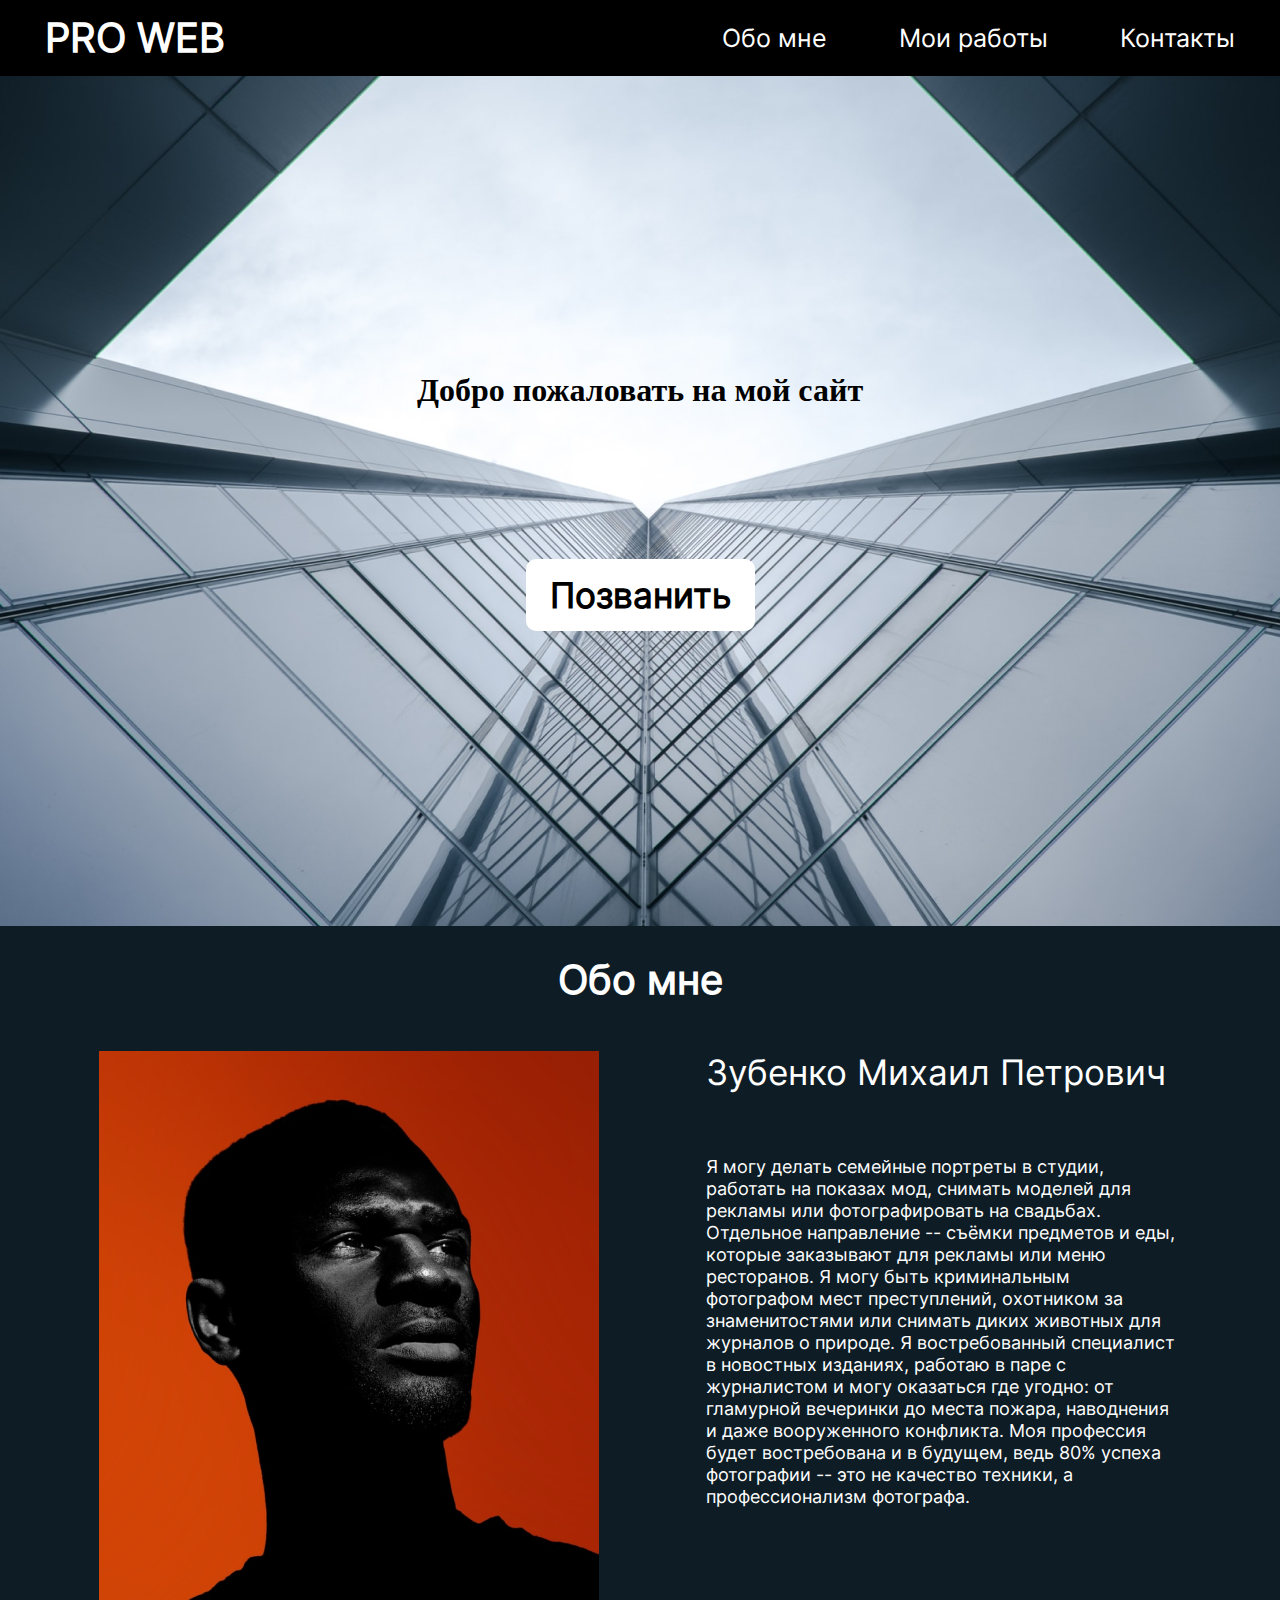
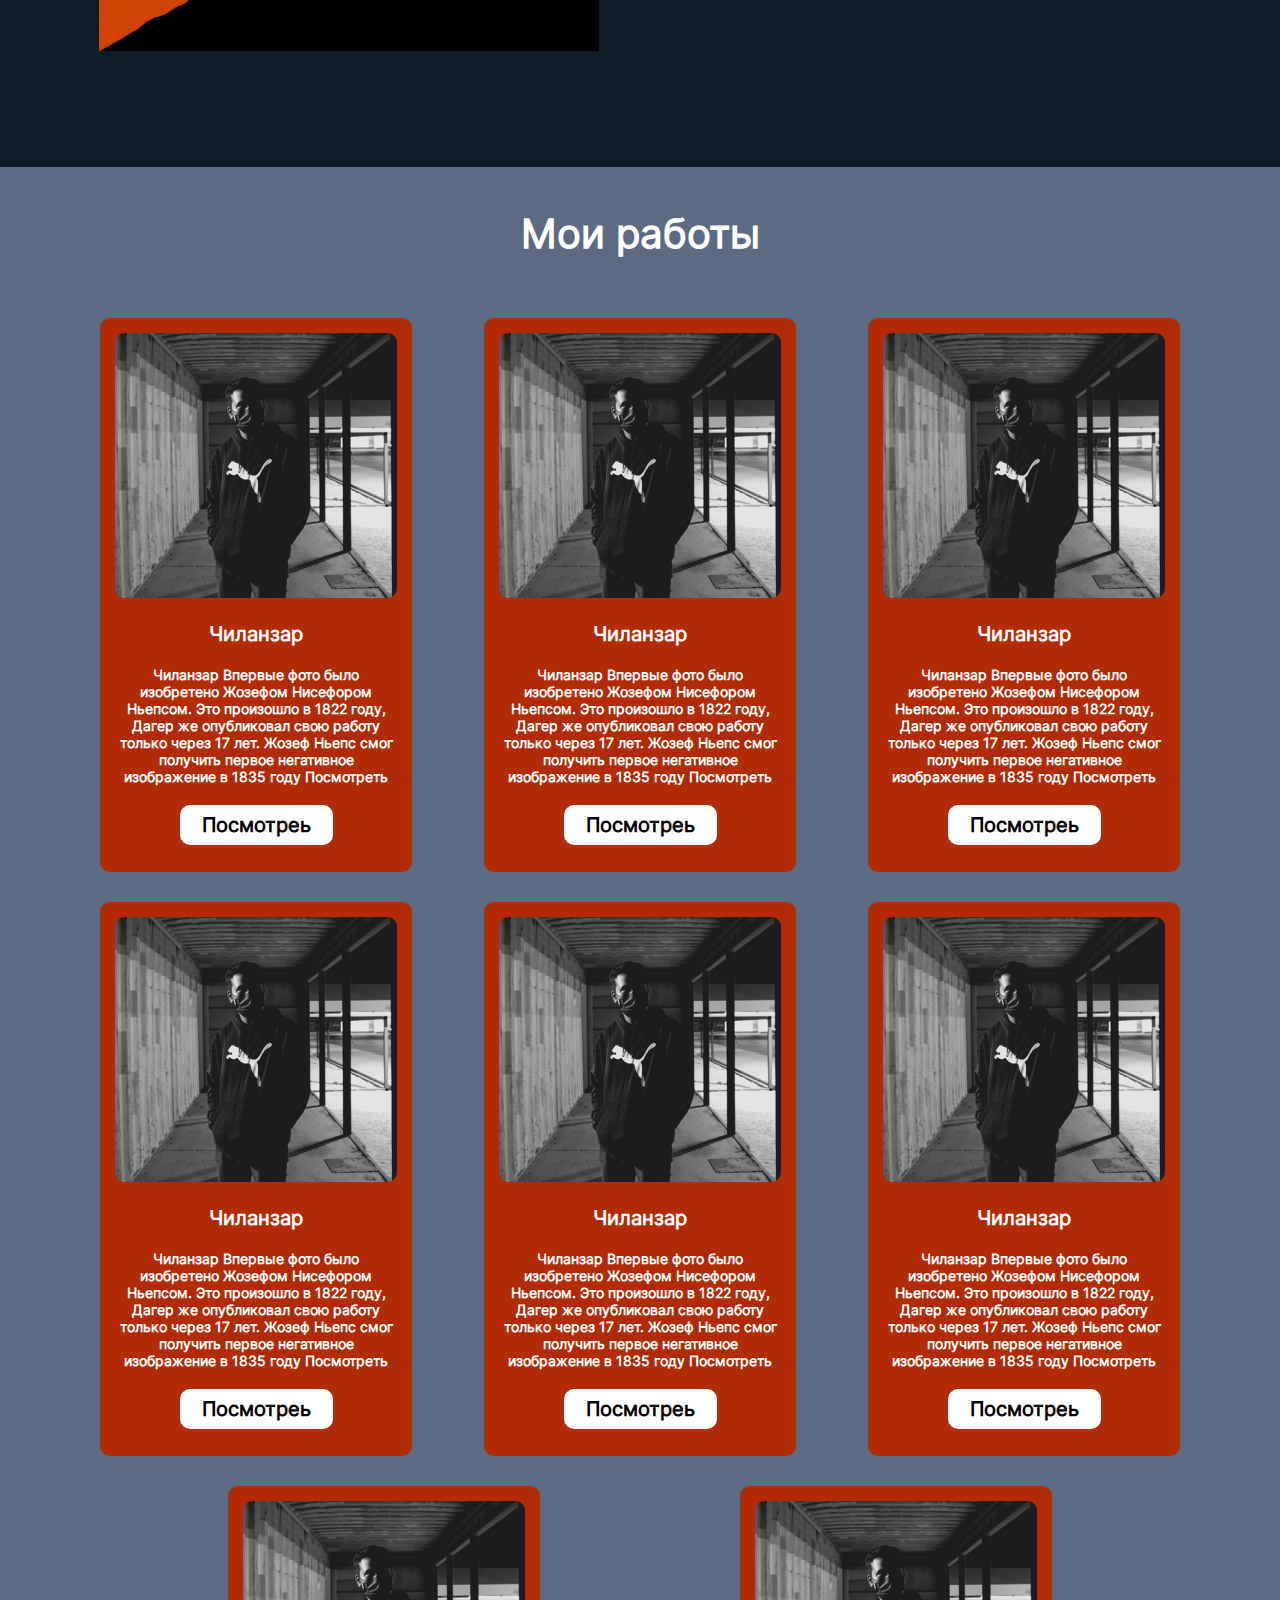
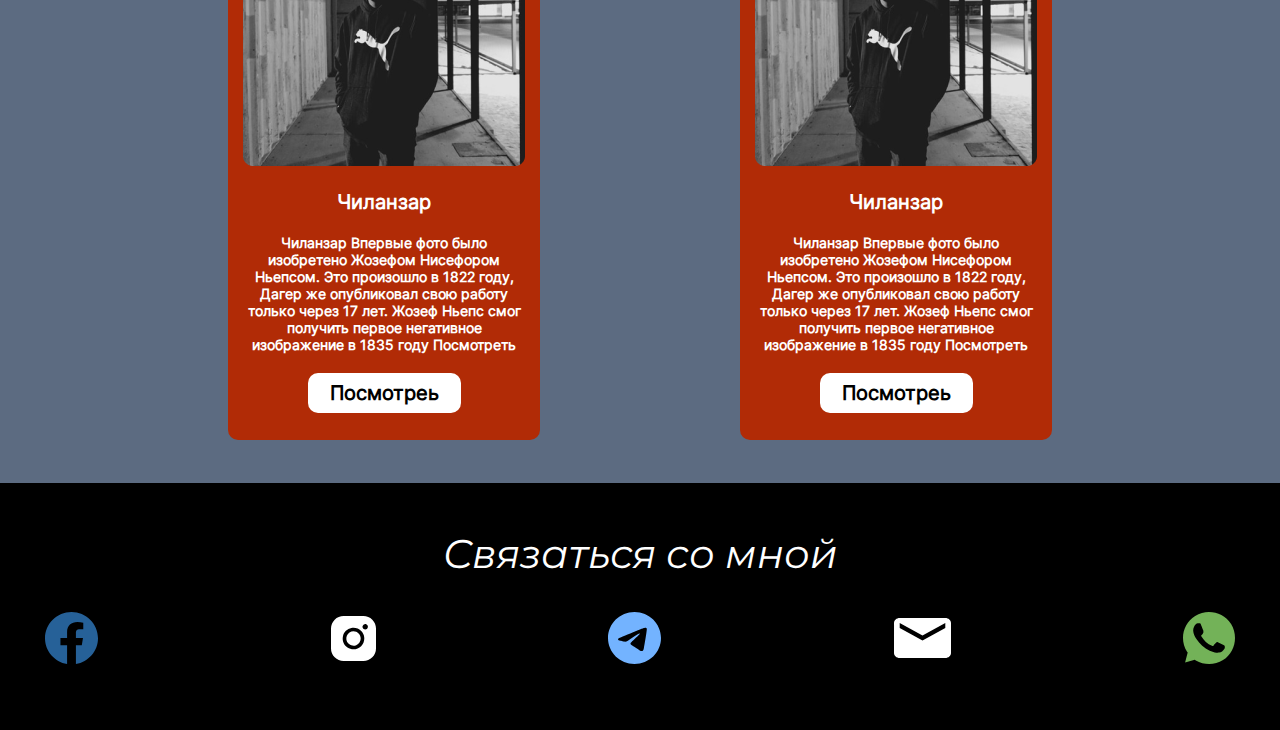
<file: month1/aboutaMe/index.html>
<!DOCTYPE html>
<html lang="en">

<head>
    <meta charset="UTF-8">
    <meta http-equiv="X-UA-Compatible" content="IE=edge">
    <meta name="viewport" content="width=device-width, initial-scale=1.0">
    <title>Document</title>
    <link rel="stylesheet" href="./css/style.css">
</head>

<html>
<header class="header">
    <div class="container">
        <div class="wrap">
            <a href="#" class="logo">PRO WEB </a>
            <ul class="menu">
                <li class="item"> <a href="#" class="link">Обо мне</a></li>
                <li class="item"> <a href="#" class="link">Мои работы</a></li>
                <li class="item"> <a href="#" class="link">Контакты</a></li>
            </ul>
        </div>
    </div>
</header>
<section class="bank">
    <div class="banner__wrap">
        <h1 class="banner_h">Добро пожаловать на мой сайт</h1>
        <a href="tel:+998 90 062 56 50" class="banner__btn">Позванить</a>
    </div>
</section>
<section class="bnner__2">
    <div class="banner__2"></div>
</section>
<section class="about">
    <div class="container">
        <h3 class="about__h">Обо мне</h3>
        <div class="about__wrap">
            <div class="about__img"> <img src="./img/machuman.png" alt=""></div>
            <div class="about__desc">
                <h3 class="desc__h">Зубенко Михаил Петрович</h3>
                <p class="desc__p">Я могу делать семейные портреты в студии, работать на показах мод, снимать моделей
                    для
                    рекламы или фотографировать на свадьбах. Отдельное направление -- съёмки предметов и еды, которые
                    заказывают для рекламы или меню ресторанов. Я могу быть криминальным фотографом мест преступлений,
                    охотником за знаменитостями или снимать диких животных для журналов о природе. Я востребованный
                    специалист в новостных изданиях, работаю в паре с журналистом и могу оказаться где угодно: от
                    гламурной
                    вечеринки до места пожара, наводнения и даже вооруженного конфликта. Моя профессия будет
                    востребована и
                    в будущем, ведь 80% успеха фотографии -- это не качество техники, а профессионализм фотографа. </p>

            </div>
        </div>

    </div>
</section>
<section class="works">
    <div class="container">
        <h3 class="works__h">Мои работы</h3>
        <div class="works__wrap">
            <div class="card">
                <img src="./img/Rectangle 15.png" alt="">
                <div class="card__body">
                    <h4 class="card__h">Чиланзар</h4>
                    <p class="card__p">Чиланзар
                        Впервые фото было изобретено Жозефом Нисефором Ньепсом. Это произошло в 1822 году, Дагер же
                        опубликовал свою работу только через 17 лет. Жозеф Ньепс смог получить первое негативное
                        изображение в 1835 году
                        Посмотреть</p>
                    <a class="card__btn" href="#">Посмотреь</a>


                </div>
            </div>
            <div class="card">
                <img src="./img/Rectangle 15.png" alt="">
                <div class="card__body">
                    <h4 class="card__h">Чиланзар</h4>
                    <p class="card__p">Чиланзар
                        Впервые фото было изобретено Жозефом Нисефором Ньепсом. Это произошло в 1822 году, Дагер же
                        опубликовал свою работу только через 17 лет. Жозеф Ньепс смог получить первое негативное
                        изображение в 1835 году
                        Посмотреть</p>
                    <a class="card__btn" href="#">Посмотреь</a>


                </div>
            </div>
            <div class="card">
                <img src="./img/Rectangle 15.png" alt="">
                <div class="card__body">
                    <h4 class="card__h">Чиланзар</h4>
                    <p class="card__p">Чиланзар
                        Впервые фото было изобретено Жозефом Нисефором Ньепсом. Это произошло в 1822 году, Дагер же
                        опубликовал свою работу только через 17 лет. Жозеф Ньепс смог получить первое негативное
                        изображение в 1835 году
                        Посмотреть</p>
                    <a class="card__btn" href="#">Посмотреь</a>


                </div>
            </div>
            <div class="card">
                <img src="./img/Rectangle 15.png" alt="">
                <div class="card__body">
                    <h4 class="card__h">Чиланзар</h4>
                    <p class="card__p">Чиланзар
                        Впервые фото было изобретено Жозефом Нисефором Ньепсом. Это произошло в 1822 году, Дагер же
                        опубликовал свою работу только через 17 лет. Жозеф Ньепс смог получить первое негативное
                        изображение в 1835 году
                        Посмотреть</p>
                    <a class="card__btn" href="#">Посмотреь</a>


                </div>
            </div>
            <div class="card">
                <img src="./img/Rectangle 15.png" alt="">
                <div class="card__body">
                    <h4 class="card__h">Чиланзар</h4>
                    <p class="card__p">Чиланзар
                        Впервые фото было изобретено Жозефом Нисефором Ньепсом. Это произошло в 1822 году, Дагер же
                        опубликовал свою работу только через 17 лет. Жозеф Ньепс смог получить первое негативное
                        изображение в 1835 году
                        Посмотреть</p>
                    <a class="card__btn" href="#">Посмотреь</a>


                </div>
            </div>
            <div class="card">
                <img src="./img/Rectangle 15.png" alt="">
                <div class="card__body">
                    <h4 class="card__h">Чиланзар</h4>
                    <p class="card__p">Чиланзар
                        Впервые фото было изобретено Жозефом Нисефором Ньепсом. Это произошло в 1822 году, Дагер же
                        опубликовал свою работу только через 17 лет. Жозеф Ньепс смог получить первое негативное
                        изображение в 1835 году
                        Посмотреть</p>
                    <a class="card__btn" href="#">Посмотреь</a>


                </div>
            </div>
            <div class="card">
                <img src="./img/Rectangle 15.png" alt="">
                <div class="card__body">
                    <h4 class="card__h">Чиланзар</h4>
                    <p class="card__p">Чиланзар
                        Впервые фото было изобретено Жозефом Нисефором Ньепсом. Это произошло в 1822 году, Дагер же
                        опубликовал свою работу только через 17 лет. Жозеф Ньепс смог получить первое негативное
                        изображение в 1835 году
                        Посмотреть</p>
                    <a class="card__btn" href="#">Посмотреь</a>


                </div>
            </div>
            <div class="card">
                <img src="./img/Rectangle 15.png" alt="">
                <div class="card__body">
                    <h4 class="card__h">Чиланзар</h4>
                    <p class="card__p">Чиланзар
                        Впервые фото было изобретено Жозефом Нисефором Ньепсом. Это произошло в 1822 году, Дагер же
                        опубликовал свою работу только через 17 лет. Жозеф Ньепс смог получить первое негативное
                        изображение в 1835 году
                        Посмотреть</p>
                    <a class="card__btn" href="#">Посмотреь</a>


                </div>
            </div>
        </div>
    </div>
</section>
<footer class="footer">
    <div class="container">
        <div class="footer__wrap">
            <h3 class="footer__h">Связаться со мной</h3>
            <ul class="footer__list">
                <li class="footer__item"><a href="#" class="footer__link" ><img src="./img/fackebook.svg" alt=""></a>
                </li>
                <li class="footer__item"><a href="#" class="footer__link"><img src="./img/instagram.svg" alt=""></a>
                </li>
                <li class="footer__item"><a href="#" class="footer__link"><img src="./img/telegram.svg" alt=""></a></li>
                <li class="footer__item"><a href="#" class="footer__link"><img src="./img/gmail.svg" alt=""></a></li>
                <li class="footer__item"><a href="#" class="footer__link"><img src="./img/wacap.svg" alt=""></a></li>
            </ul>


        </div>
    </div>


</footer>

</html>

</html>
</file>
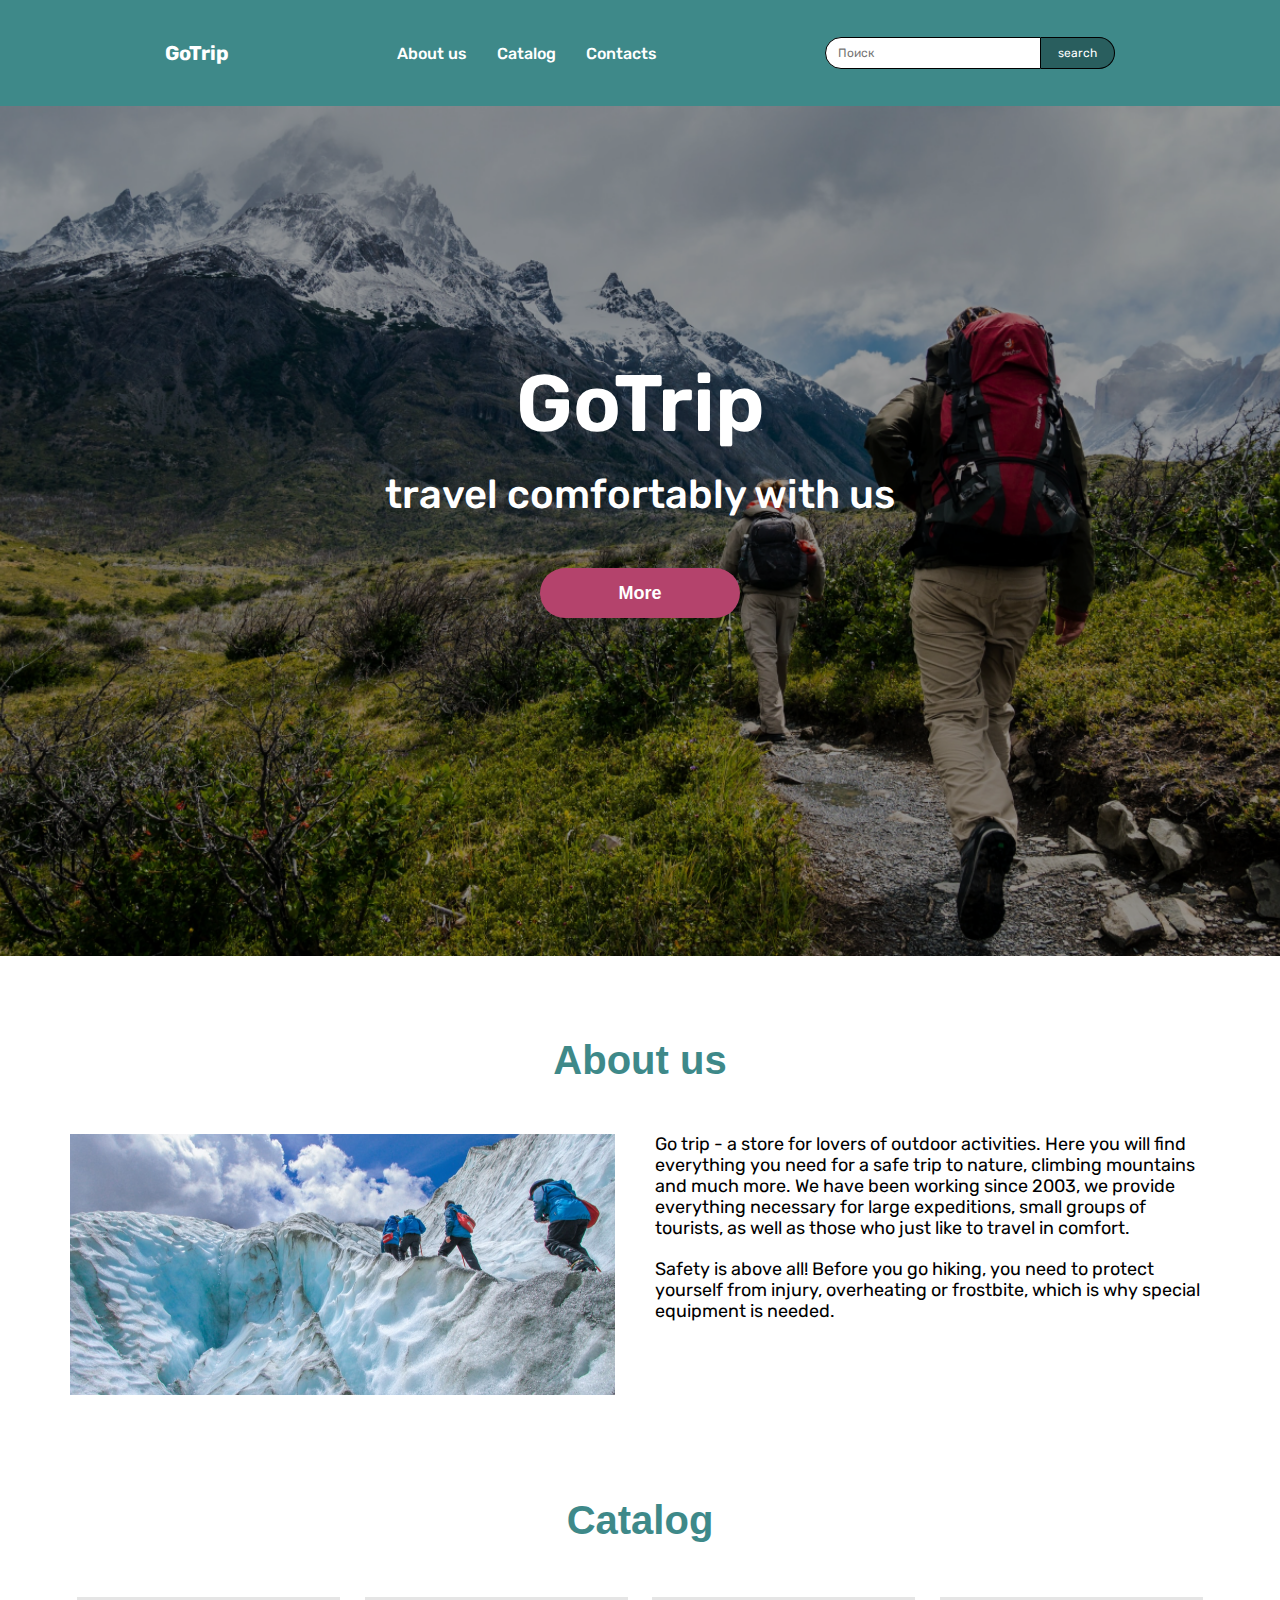
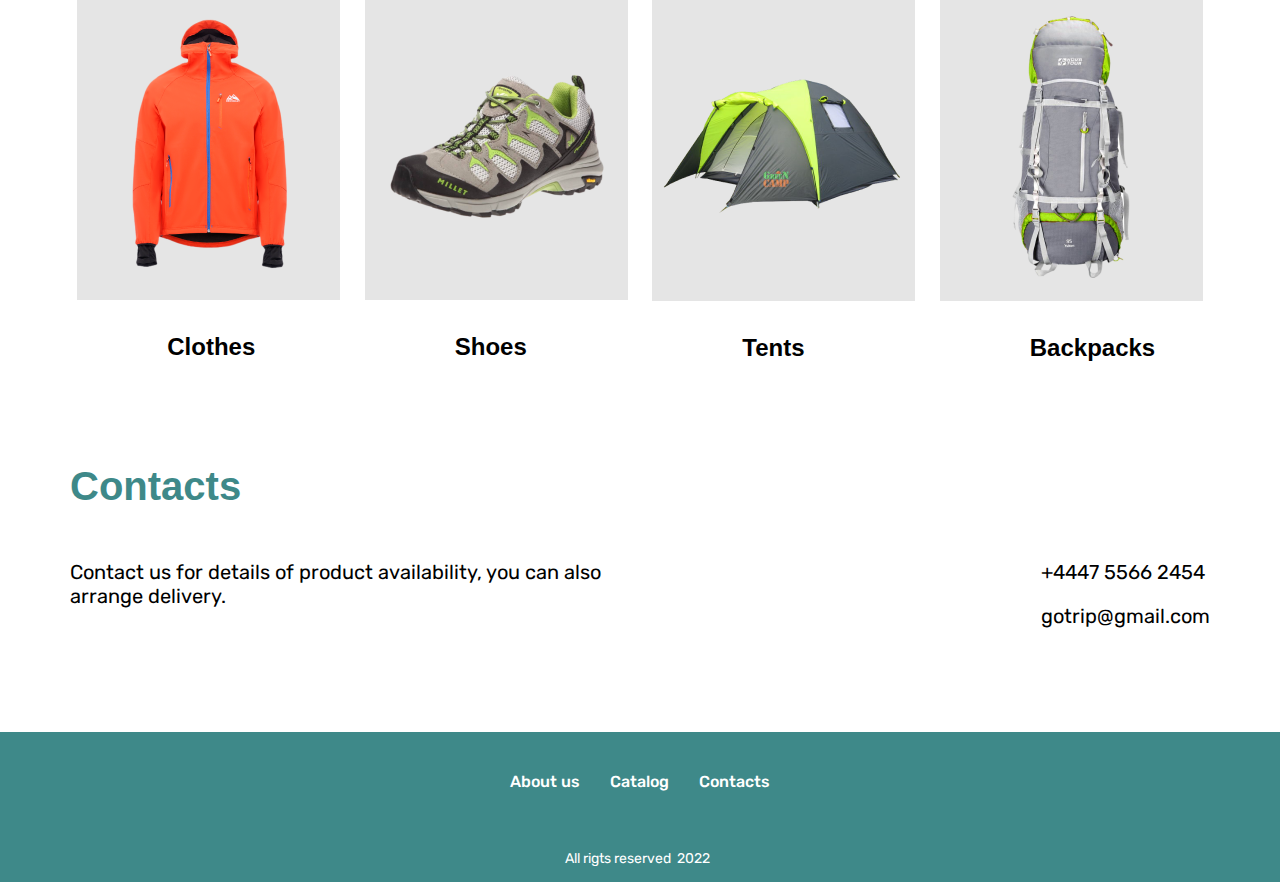
<file: month1/GoTrip/index.html>
<!DOCTYPE html>
<html lang="en">

<head>
    <meta charset="UTF-8">
    <meta http-equiv="X-UA-Compatible" content="IE=edge">
    <meta name="viewport" content="width=device-width, initial-scale=1.0">
    <title>GoTrip</title>
    <link rel="stylesheet" href="./css/style.css">
</head>

<body>
    <header class="header">
        <div class="header__wrap">
            <div class="logo">
                <a href="#" class="logo">GoTrip</a>
            </div>
            <ul class="header__nav">
                <li class="nav__item">
                    <a href="#" class="nav__link">About us</a>
                </li>
                <li class="nav__item">
                    <a href="#" class="nav__link">Catalog</a>
                </li>
                <li class="nav__item">
                    <a href="#" class="nav__link">Contacts</a>
                </li>
            </ul>
            <form class="search">
                <input type="text" placeholder="Поиск" class="search__text">
                <input type="submit" value="search" class="search__btn">

            </form>
        </div>
    </header>

    <div class="banner">
        <div class="banner_wrap">
            <h1 class="banner_h">GoTrip</h1>
            <p class="banner_p">travel comfortably with us</p>
            <a href="#" class="banner_btn">More</a>
        </div>
    </div>

    <section class="about">
        <div class="container">
            <h2 class="about_h">About us</h2>
            <div class="about_wrap">
                <div class="about_img">
                    <img src="./img/aboutus.png" alt="">
                </div>
                <div class="about_desc">
                    <p class="desc-p">Go trip - a store for lovers of outdoor activities. Here you will find everything
                        you need for a safe trip to nature, climbing mountains and much more. We have been working since
                        2003, we provide everything necessary for large expeditions, small groups of tourists, as well
                        as those who just like to travel in comfort.
                    </p>
                    <p class="desc_p">Safety is above all! Before you go hiking, you need to protect yourself from
                        injury, overheating or frostbite, which is why special equipment is needed.</p>
                </div>
            </div>
        </div>
    </section>

    <section class="catalog">
        <div class="container">
            <h3 class="catalog_h">Catalog</h3>
            <div class="catalog_wrap">
                <ul>
                    <li>
                        <div class="card_cloth">
                            <img src="./img/clothes.png" alt="">
                        </div>
                    </li>
                    <li>
                        <div class="card_body">
                            <a href="#" class="card_link">Clothes</a>
                        </div>
                    </li>
                </ul>
                <ul>
                    <li>
                        <div class="card_shoes">
                            <img src="./img/shoes.png" alt="">
                        </div>
                    </li>
                    <li>
                        <div class="card_body">
                            <a href="#" class="card_link">Shoes</a>
                        </div>
                    </li>
                </ul>
                <ul>
                    <li>
                        <div class="card_tents">
                            <img src="./img/tents.png" alt="">
                        </div>
                    </li>
                    <li>
                        <div class="card_body">
                            <a href="#" class="card_link">Tents</a>
                        </div>
                    </li>
                </ul>
                <ul>
                    <li>
                        <div class="card_backpacks">
                            <img src="./img/backpacks.png" alt="">
                        </div>
                    </li>
                    <li>
                        <div class="card_body">
                            <a href="#" class="card_link">Backpacks</a>
                        </div>
                    </li>
                </ul>
            </div>
        </div>
    </section>

    <section class="contacts">
        <div class="container">
            <h2 class="contacts_h">Contacts</h2>
            <div class="contacts_wrap">
                <p class="contacts_p">Сontact us for details of product availability, you can also arrange delivery.</p>
                <div class="text">
                    <div class="tel">
                        <a href="tel:+4447 5566 2454" class="delivery">+4447 5566 2454
                        </a>
                    </div>
                    <div class="gmail">
                        <a href="#" class="delivery">gotrip@gmail.com</a>
                    </div>

                </div>
            </div>
        </div>
    </section>

    <footer class="footer">
        <div class="container">
            <div class="footer_wrap">
                <ul class="menu_list">
                    <li>
                        <a class="footer_menu" href="#">About us</a>
                    </li>
                    <li>
                        <a class="footer_menu" href="#">Catalog</a>
                    </li>
                    <li>
                        <a class="footer_menu" href="#">Contacts</a>
                    </li>
                </ul>
                <div class="end">
                    <p class="end_p">All rigts reserved</p>
                    <p class="end_p">2022</p>
                </div>
            </div>
        </div>
    </footer>
</body>

</html>
</file>
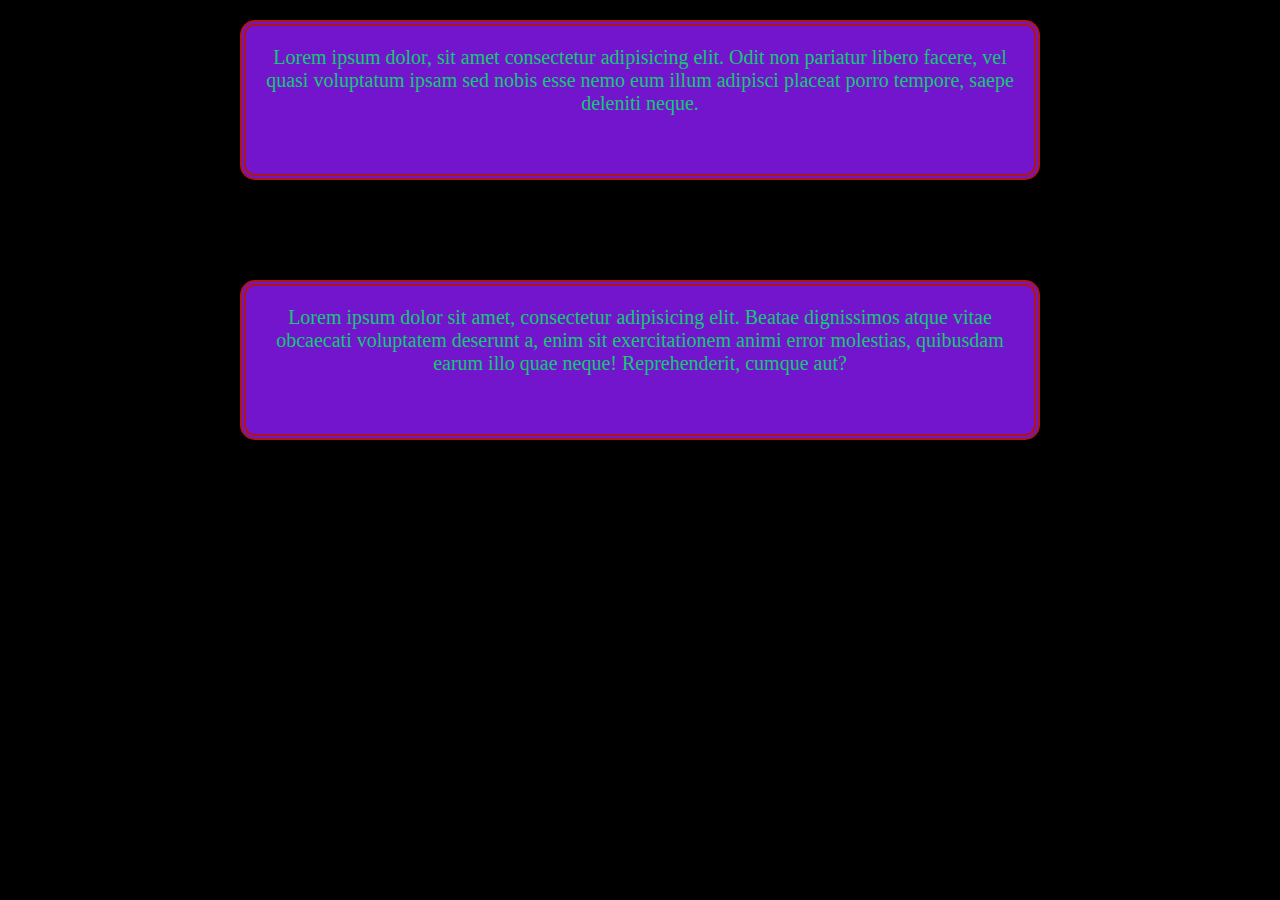
<file: month1/ls2/index.html>
<!DOCTYPE html>
<html lang="en">

<head>
    <meta charset="UTF-8">
    <meta http-equiv="X-UA-Compatible" content="IE=edge">
    <meta name="viewport" content="width=device-width, initial-scale=1.0">
    <title>ls2</title>
    <link rel="stylesheet" href="./style.css">
</head>
<body bgcolor="black">
<p class="text" >Lorem ipsum dolor, sit amet consectetur adipisicing elit. Odit non pariatur libero facere, vel quasi voluptatum ipsam sed nobis esse nemo eum illum adipisci placeat porro tempore, saepe deleniti neque.</p>
<p class="text">Lorem ipsum dolor sit amet, consectetur adipisicing elit. Beatae dignissimos atque vitae obcaecati voluptatem deserunt a, enim sit exercitationem animi error molestias, quibusdam earum illo quae neque! Reprehenderit, cumque aut?    </p>
<link href="https://unpkg.com/aos@2.3.1/dist/aos.css" rel="stylesheet">
<script src="https://unpkg.com/aos@2.3.1/dist/aos.js"></script>
</body>
</html>
</file>
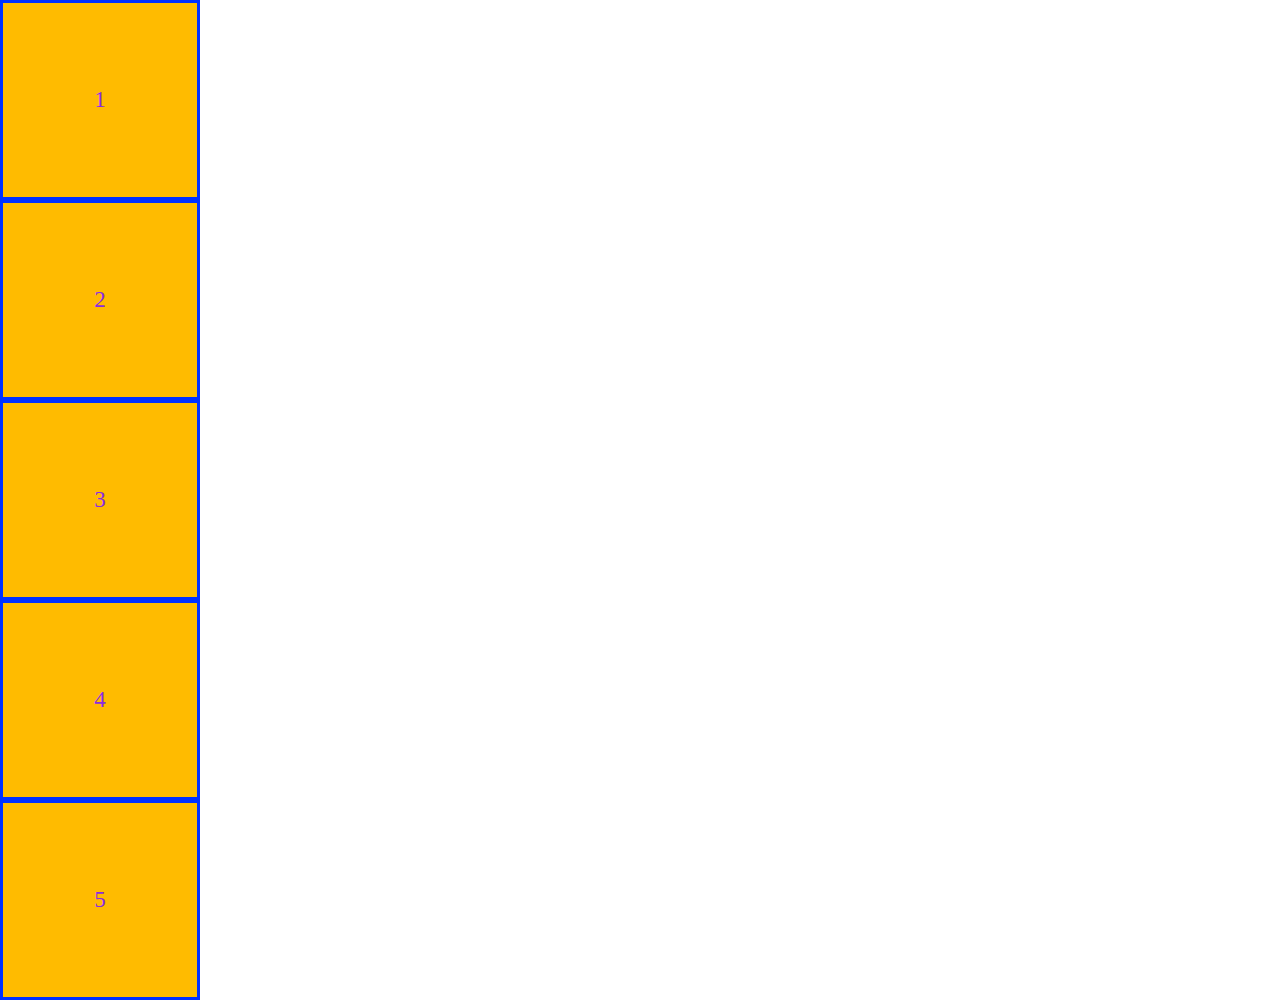
<file: month1/ls3/index.html>
<!DOCTYPE html>
<html lang="ru">

<head>
    <meta charset="UTF-8">
    <meta http-equiv="X-UA-Compatible" content="IE=edge">
    <meta name="viewport" content="width=device-width, initial-scale=1.0">
    <title>Ls 3</title>
    <link rel="stylesheet" href="./style.css">
</head>

<body>
    <div class="flexbox">
        <div class="box">1</div>
        <div class="box box2">2</div>
        <div class="box">3</div>
        <div class="box box4">4</div>
        <div class="box box5">5</div>
    </div>
</body>

</html>
</file>
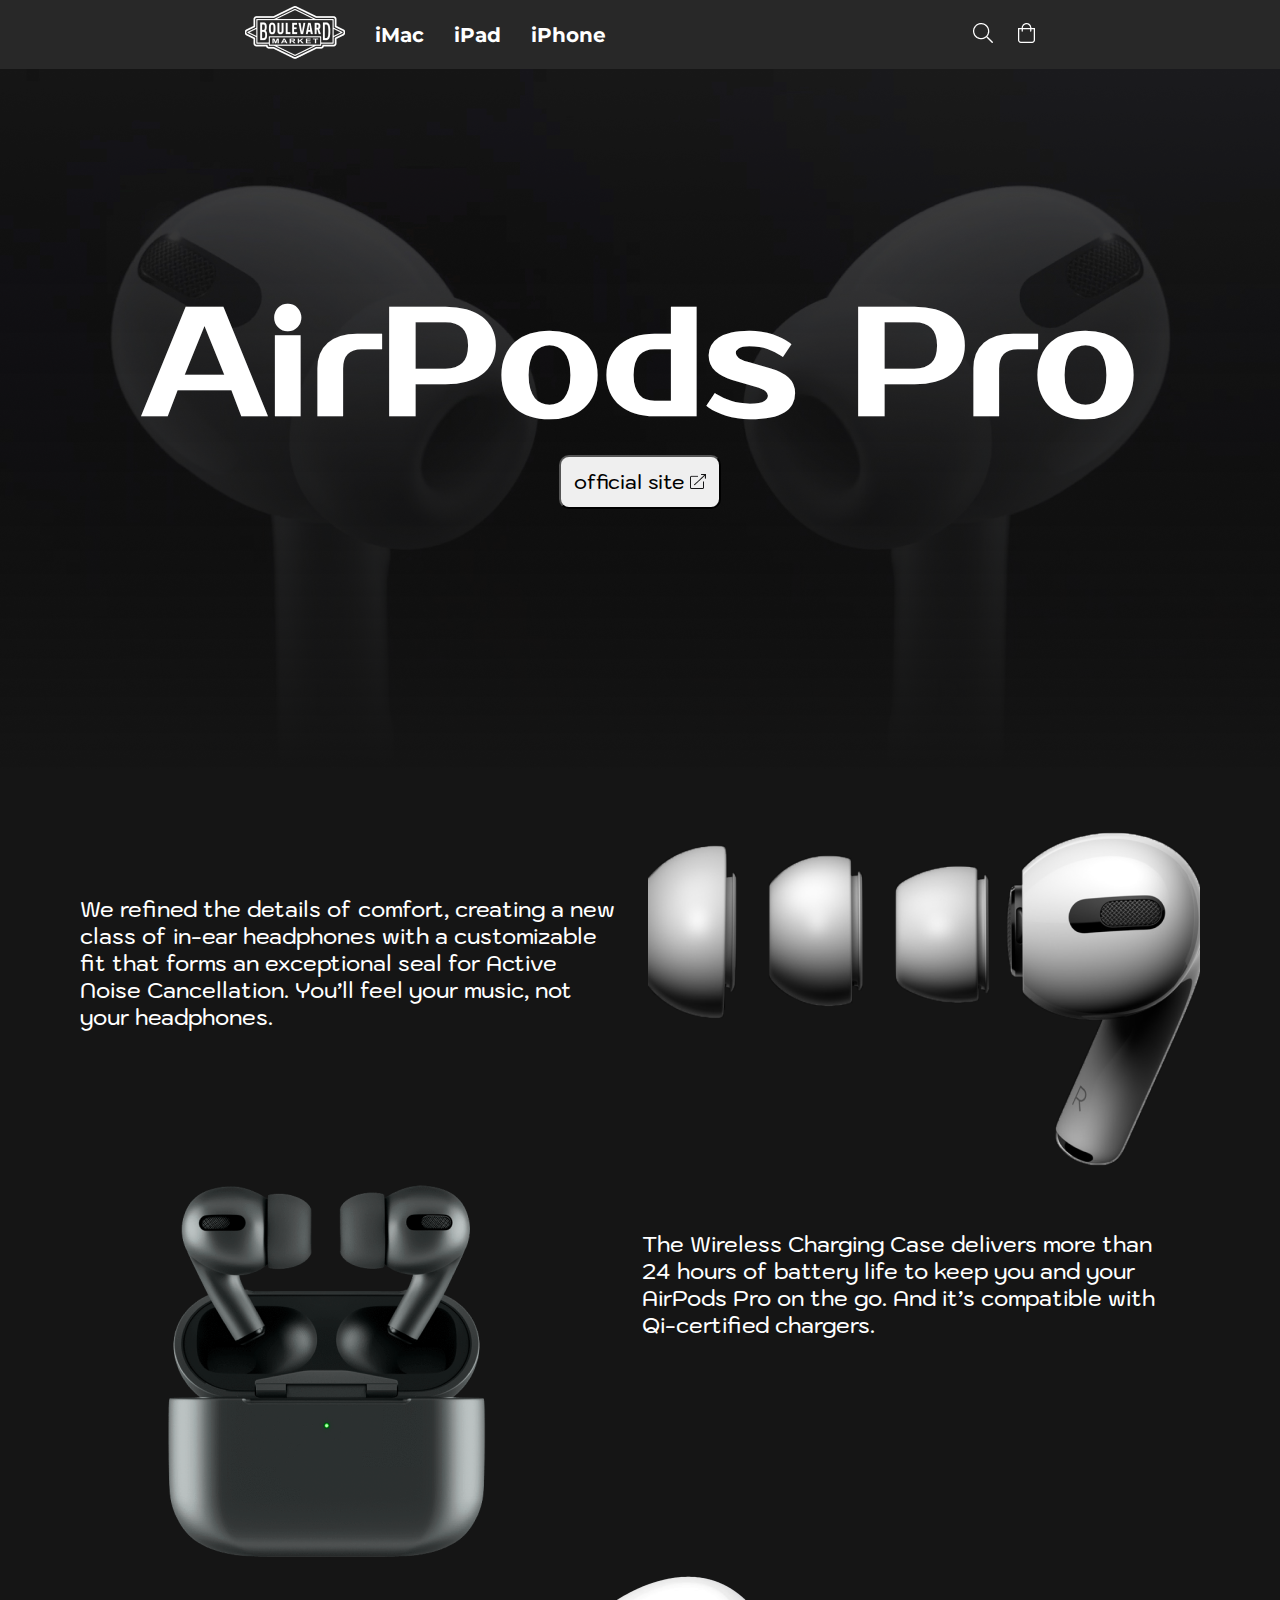
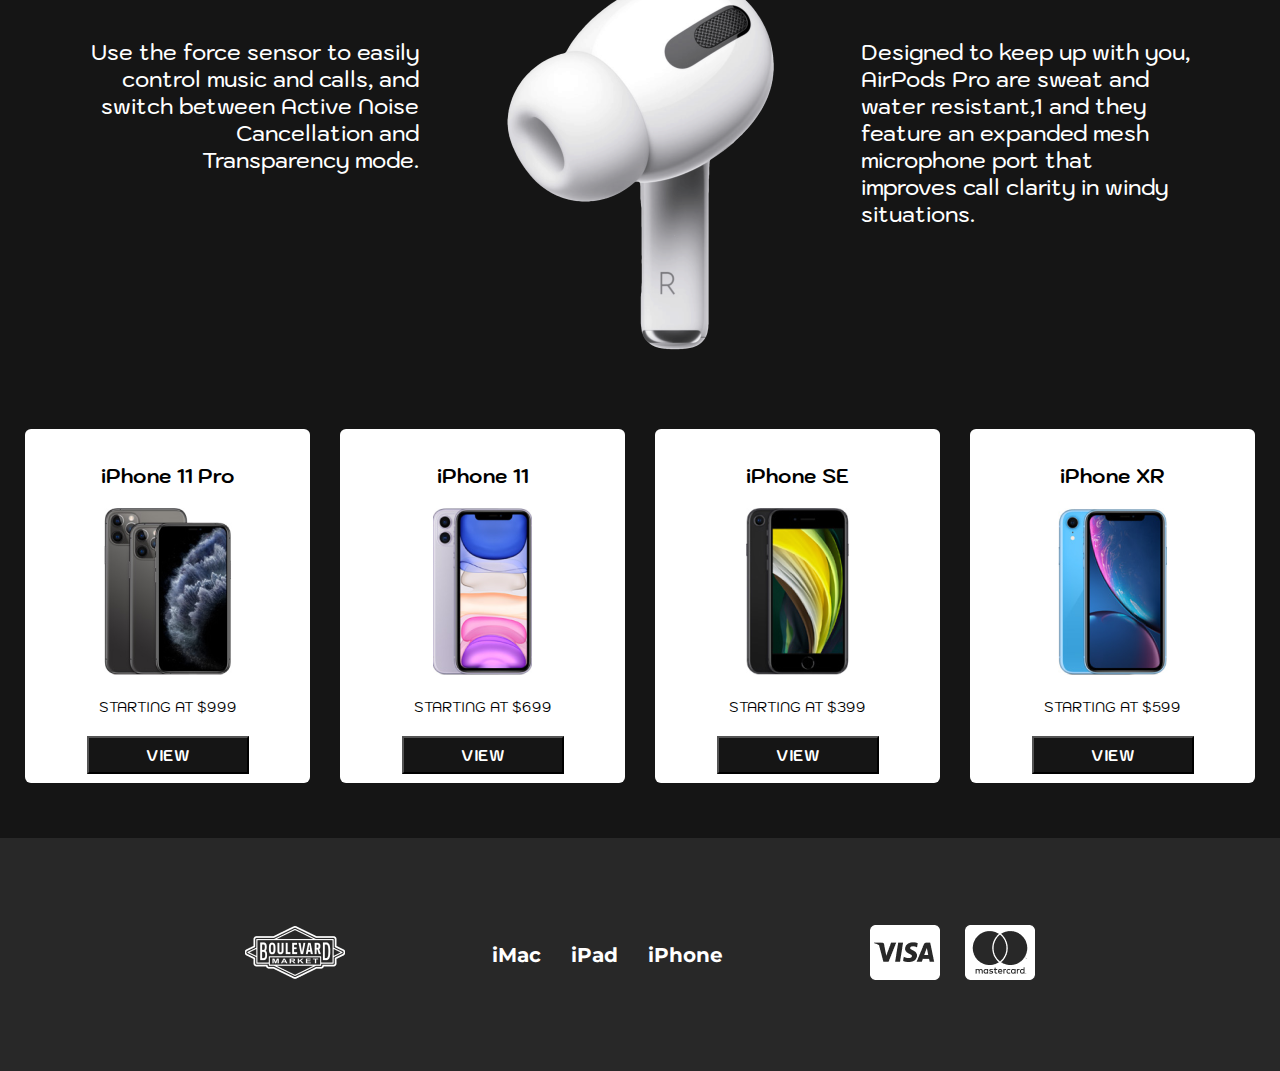
<file: month2/airdods/index.html>
<!DOCTYPE html>
<html lang="en">

<head>
    <meta charset="UTF-8">
    <meta http-equiv="X-UA-Compatible" content="IE=edge">
    <meta name="viewport" content="width=device-width, initial-scale=1.0">
    <title>airdods</title>
    <link rel="stylesheet" href="./css/style.css">
</head>

<body>

    <header class="header">
        <div class="container">
            <div class="header__wrap">
                <div class="header__nav">
                    <a href="#" class=""><img src="./img/logo1.png" alt=""></a>
                    <ul class="header__menu">
                        <li class="menu__item">
                            <a href="#" class="menu__link">iMac</a>
                        </li>
                        <li class="menu__item">
                            <a href="#" class="menu__link">iPad</a>
                        </li>

                        <li class="menu__item">
                            <a href="#" class="menu__link">iPhone</a>
                        </li>
                    </ul>
                </div>
                <div class="all">
                    <a href="#" class=""><img src="./img/SEARCH.png" alt=""></a>
                    <a href="#" class=""><img src="./img/SHOP.png" alt=""></a>
                </div>
            </div>
        </div>
    </header>

    <section class="banner">
        <div class="banner__wrap">
            <div class="banner__w">
                <div class="banner__h">
                    <h2>AirPods Pro</h2>
                </div>
                <div class="btn__btn">
                    <button class="btn nav__btn">official site <img src="./img/Vector.png" alt=""></button>
                </div>
            </div>
        </div>
    </section>

    <section class="desk">
        <div class="desk__wrap">
            <div class="desk__1">
                <div class="desk__p1">We refined the details of comfort, creating a new class of in-ear headphones with
                    a
                    customizable fit that forms an exceptional seal for Active Noise Cancellation. You’ll feel your
                    music, not your headphones.</div>
                <img src="./img/logo3.png" alt="">
            </div>
            <div class="desk__2">
                <img src="./img/logo4.png" alt="">
                <div class="desk__p2">The Wireless Charging Case delivers more than 24 hours of battery life to keep you
                    and
                    your AirPods Pro on the go. And it’s compatible with Qi-certified chargers.</div>
            </div>
            <div class="desk__3">
                <div class="desk__p3">Use the force sensor to easily control music and calls, and switch between Active
                    Noise Cancellation and Transparency mode.</div>
                <img src="./img/logo5.png" alt="">
                <div class="desk__p4">Designed to keep up with you, AirPods Pro are sweat and water resistant,1 and they
                    feature an expanded mesh microphone port that improves call clarity in windy situations.</div>
            </div>
        </div>
    </section>

    <section class="works">
        <div class="works__wrap">
            <div class="card">
                <div class="card__body">
                    <h4 class="card__h">iPhone 11 Pro</h4>
                    <img src="./img/iPhone11Pro.png" alt="">
                    <p class="card__p">STARTING AT $999</p>
                    <button class="card__btn">VIEW</button>
                </div>
            </div>
            <div class="card">
                <div class="card__body">
                    <h4 class="card__h">iPhone 11</h4>
                    <img src="./img/iPhone11.png" alt="">
                    <p class="card__p">STARTING AT $699</p>
                    <button class="card__btn">VIEW</button>
                </div>
            </div>
            <div class="card">
                <div class="card__body">
                    <h4 class="card__h">iPhone SE</h4>
                    <img src="./img/iPhoveSE.png" alt="">
                    <p class="card__p">STARTING AT $399</p>
                    <button class="card__btn">VIEW</button>
                </div>
            </div>
            <div class="card">
                <div class="card__body">
                    <h4 class="card__h">iPhone XR</h4>
                    <img src="./img/iPhoneXR.png" alt="">
                    <p class="card__p">STARTING AT $599</p>
                    <button class="card__btn">VIEW</button>
                </div>
            </div>
        </div>
    </section>
    
    <footer class="footer">
        <div class="container">
            <div class="footer__wrap">
                <a href="#" class=""><img src="./img/logo1.png" alt=""></a>
                <ul class="header__menu">
                    <li class="menu__item">
                        <a href="#" class="menu__link">iMac</a>
                    </li>
                    <li class="menu__item">
                        <a href="#" class="menu__link">iPad</a>
                    </li>

                    <li class="menu__item">
                        <a href="#" class="menu__link">iPhone</a>
                    </li>
                </ul>

                <div class="all">
                    <a href="#" class=""><img src="./img/visa.png" alt=""></a>
                    <a href="#" class=""><img src="./img/mastercard.png" alt=""></a>
                </div>
            </div>
        </div>
    </footer>

</body>

</html>
</file>
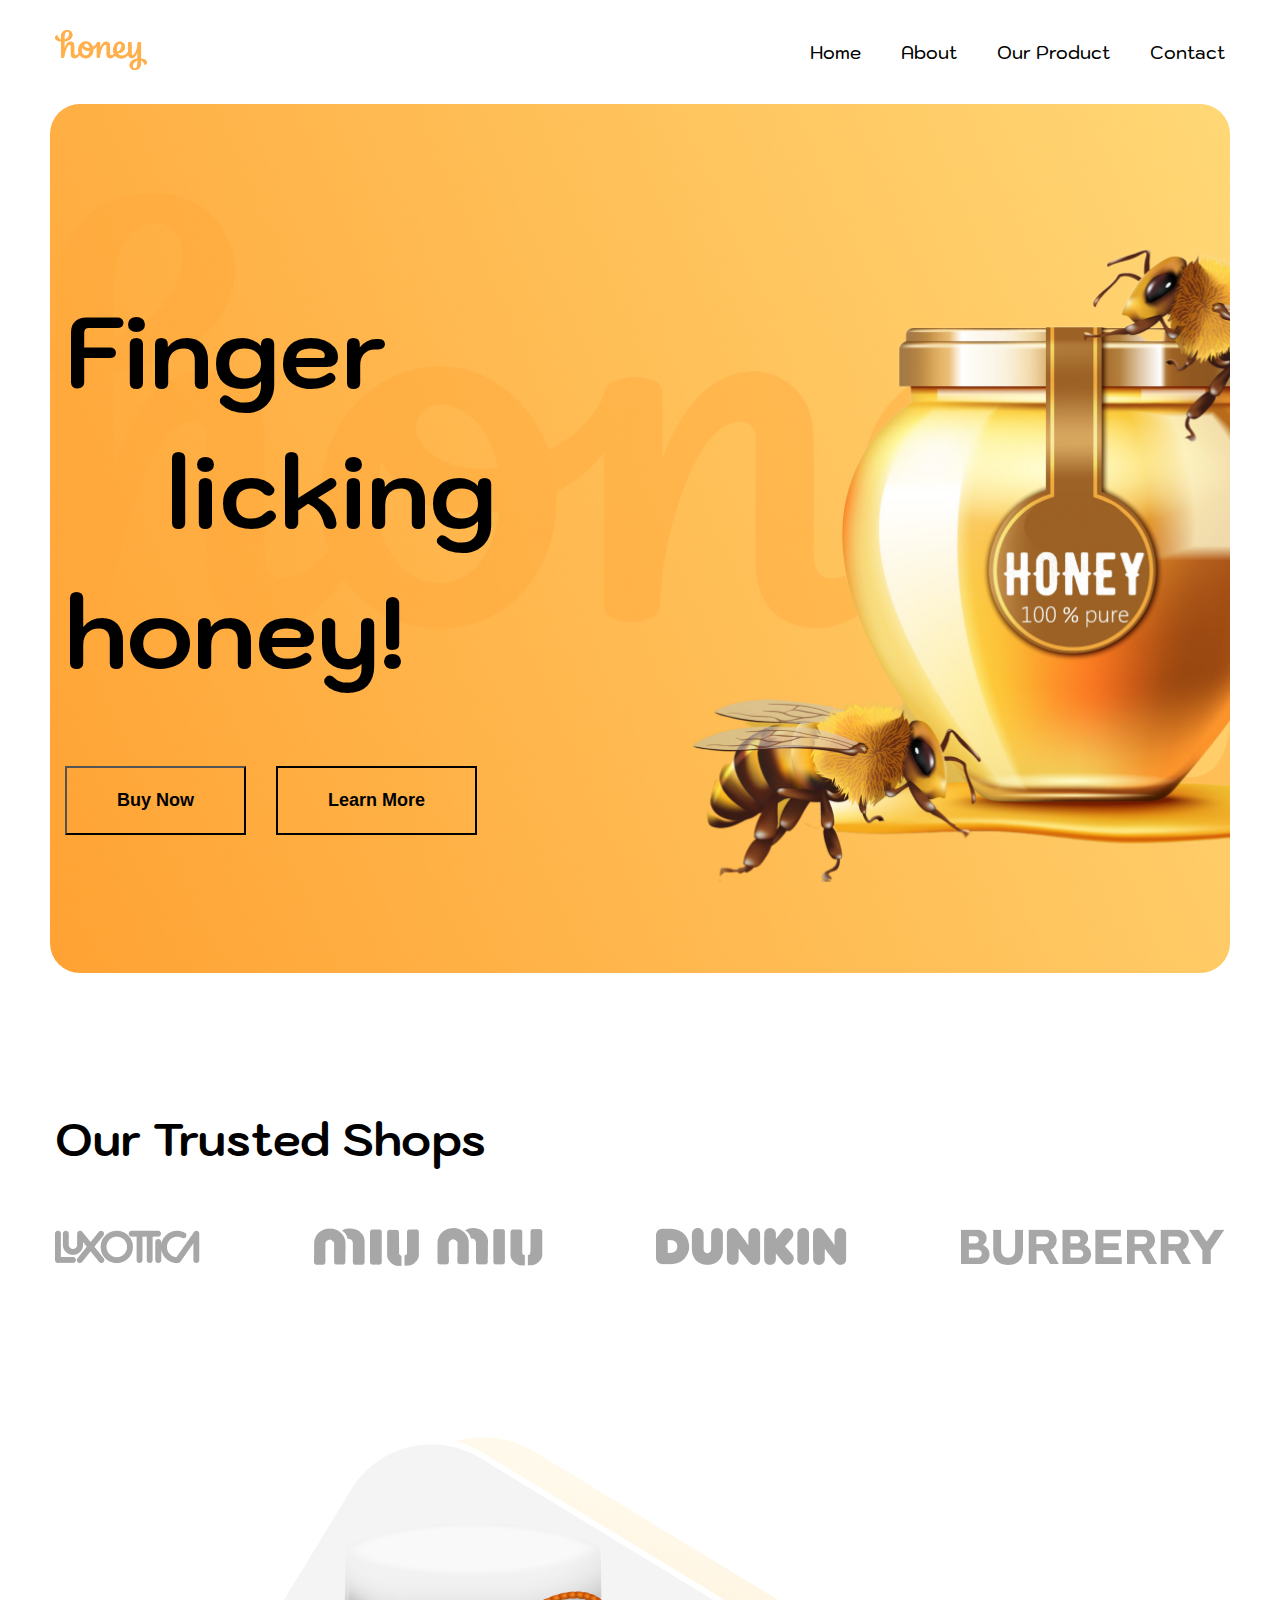
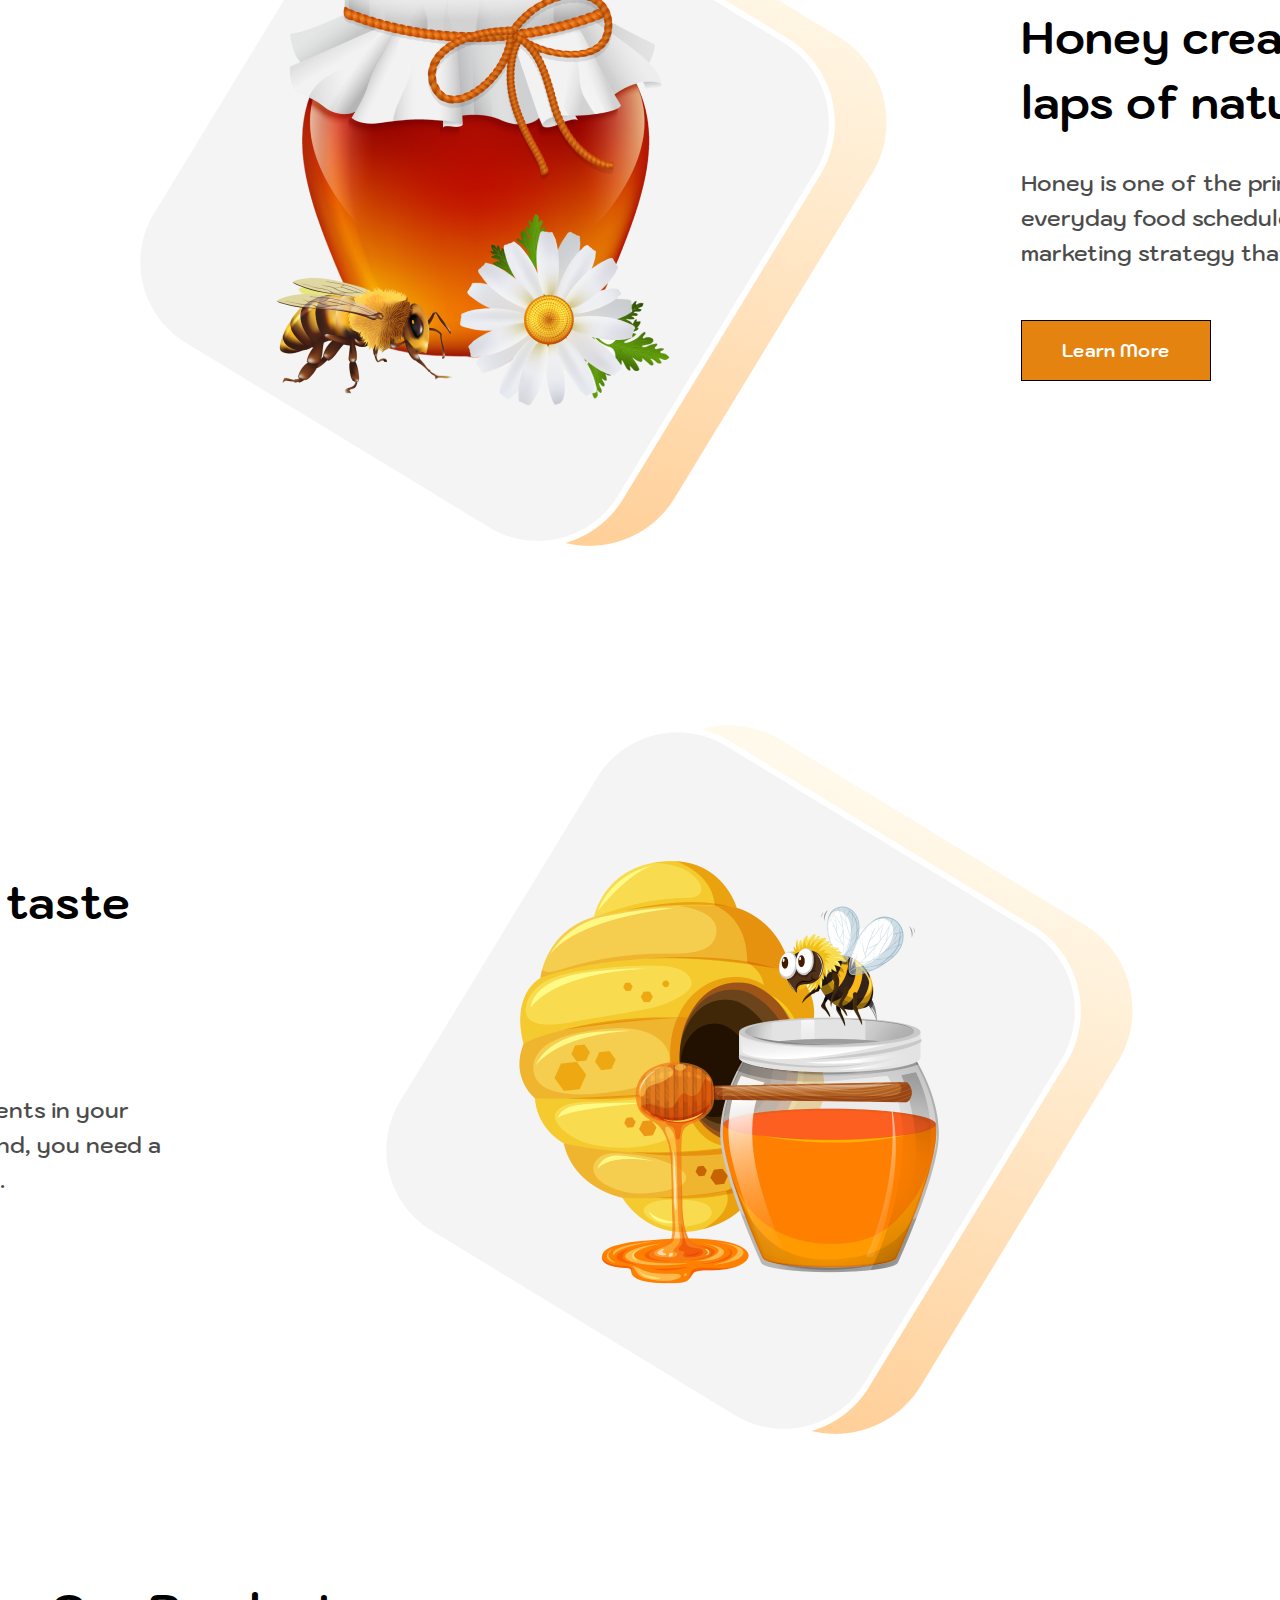
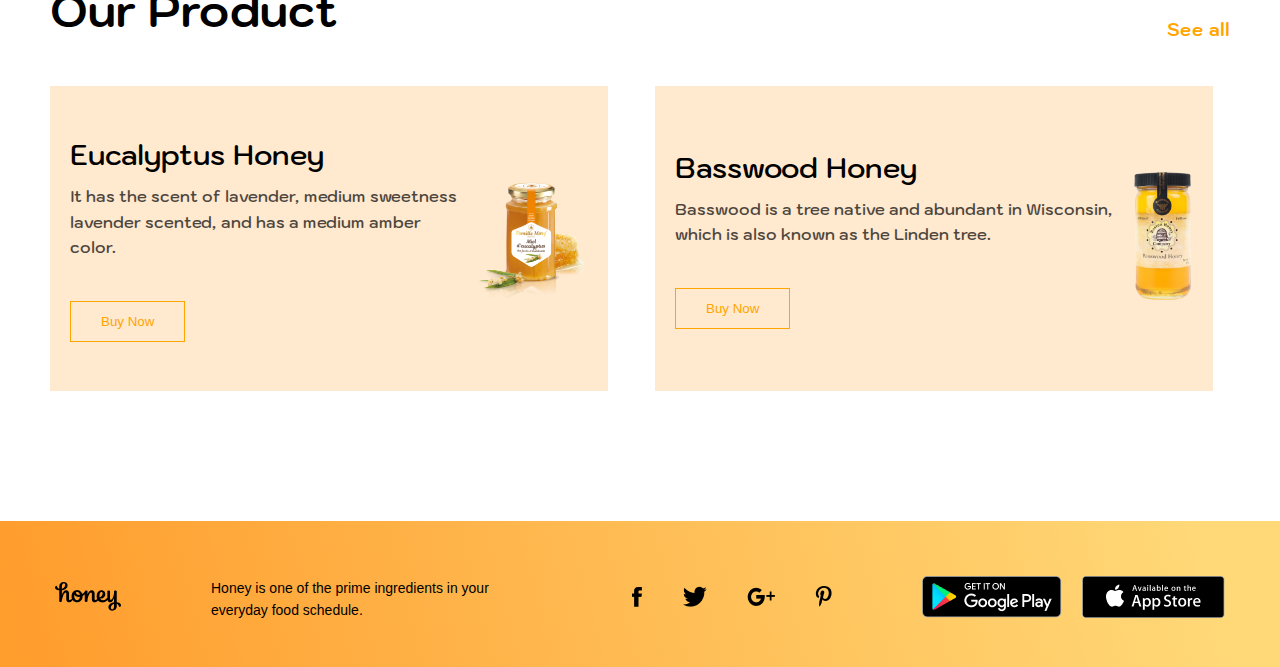
<file: month2/asaalhoney/index.html>
<!DOCTYPE html>
<html lang="en">

<head>
    <meta charset="UTF-8">
    <meta http-equiv="X-UA-Compatible" content="IE=edge">
    <meta name="viewport" content="width=device-width, initial-scale=1.0">
    <title>asalhoney</title>
    <link rel="stylesheet" href="./css/style.css">
</head>

<body>
    <header class="header">
        <div class="container">
            <div class="header__wrap">
                <a href="#" class="logo">
                    <img class="logo1" src="./img/Vector.png" alt="">
                </a>
                <ul class="nav">
                    <li class="nav__item">
                        <a href="#" class="nav__link">Home</a>
                    </li>
                    <li class="nav__item">
                        <a href="#" class="nav__link">About</a>
                    </li>
                    <li class="nav__item">
                        <a href="#" class="nav__link">Our Product</a>
                    </li>
                    <li class="nav__item">
                        <a href="#" class="nav__link">Contact</a>
                    </li>
                </ul>

            </div>
        </div>
    </header>
    <section class="banner">
        <div class="container">
            <div class="banner__wrap">
                <p class="banner__p">Finger</p>
                <p class="banner__p">licking</p>
                <p class="banner__p">honey!
                </p>

            </div>
            <div class="but">
                <button class="btn1 banner__btn">
                    Buy Now
                </button>
                <button class="btn banner__btn">
                    Learn More
                </button>
            </div>
        </div>

    </section>
    <section class="shops">
        <div class="container">
            <h1 class="shops__h">Our Trusted Shops</h1>
            <div class="shops__wrap">
                <a href="#" class="shops__link"><img src="./img/logo1.png" alt=""></a>
                <a href="#" class="shops__link"><img src="./img/logo2.png" alt=""></a>
                <a href="#" class="shops__link"><img src="./img/logo3.png" alt=""></a>
                <a href="#" class="shops__link"><img src="./img/logo4.png" alt=""></a>
            </div>
        </div>
    </section>
    <section class="group">

        <div class="group__wrap">
            <img src="./img/Group 65.png" alt="">
            <div class="group__wrap">
                <h2 class="group__h">
                    Honey created in the laps of nature.
                </h2>
                <p class="group__p">
                    Honey is one of the prime ingredients in your everyday food schedule. As a brand, you need a
                    marketing strategy that will help...
                </p>
                <button class="btn group__btn">
                    Learn More
                </button>
            </div>
        </div>

    </section>
    <section class="card">

        <div class="card__wrap">
            <img src="./img/Group 66.png" alt="">
            <div class="card__wrap">
                <h2 class="card__h">
                    Does your honey taste bad? Try us!
                </h2>
                <p class="card__p">Honey is one of the prime ingredients in your everyday food schedule. As a brand, you
                    need a marketing strategy that will help...</p>
                <button class="btn card__btn">Learn More</button>
            </div>
        </div>

    </section>
    <section class="our">
        <div class="our-product">
            <div class="our-title">
                <p class="our-product-p1">Our Product</p>
            </div>
            <div class="see-all">
                <a href="">See all</a>
            </div>
        </div>
        <div class="our-product-block-grid">
            <div class="our-block">
                <div class="our-block-title">
                    <p class="our-product-p">Eucalyptus Honey </p>
                    <p class="our-product-p2">
                        It has the scent of lavender, medium sweetness
                        lavender scented, and has a medium amber color.
                    </p>
                    <button class="our-product-button">Buy Now</button>
                </div>
                <div class="our-block-img">
                    <img class="our-product-img" src="./img/logo5.png" alt="">
                </div>
            </div>
            <div class="our-block">
                <div class="our-block-title">
                    <p class="our-product-p">Basswood Honey </p>
                    <p class="our-product-p2">
                        Basswood is a tree native and abundant in Wisconsin, which is also known as the Linden tree.
                    </p>
                    <button class="our-product-button">Buy Now</button>
                </div>
                <div class="our-block-img">
                    <img class="our-product-img" src="./img/logo6.png" alt="">
                </div>
            </div>

        </div>
        </div>
    </section>

    <footer class="footer">
        <div class="container">
            <div class="foot__wrap">
                <a href="#" class="logo2">
                    <img src="./img/honeyb.png" alt="">
                </a>
                <p class="foot__p">Honey is one of the prime ingredients in your everyday food schedule. </p>
                <ul class="foot__nav">
                    <li class="foot__item">
                        <a href="#" class="foot__link"><img src="./img/f.png" alt=""></a>
                    </li>
                    <li class="foot__item">
                        <a href="#" class="foot__link"><img src="./img/t.png" alt=""></a>
                    </li>
                    <li class="foot__item">
                        <a href="#" class="foot__link"><img src="./img/g.png" alt=""></a>
                    </li>
                    <li class="foot__item">
                        <a href="#" class="foot__link"><img src="./img/p.png" alt=""></a>
                    </li>
                </ul>
                <div class="apps__wrap"><a href="#" class="foot__apps"> <img src="./img/Group 31.png" alt=""></a>
                    <a href="#" class="foot__apps"> <img src="./img/Group 33.png" alt=""></a>
                </div>
            </div>
        </div>
    </footer>
</body>

</html>
</file>
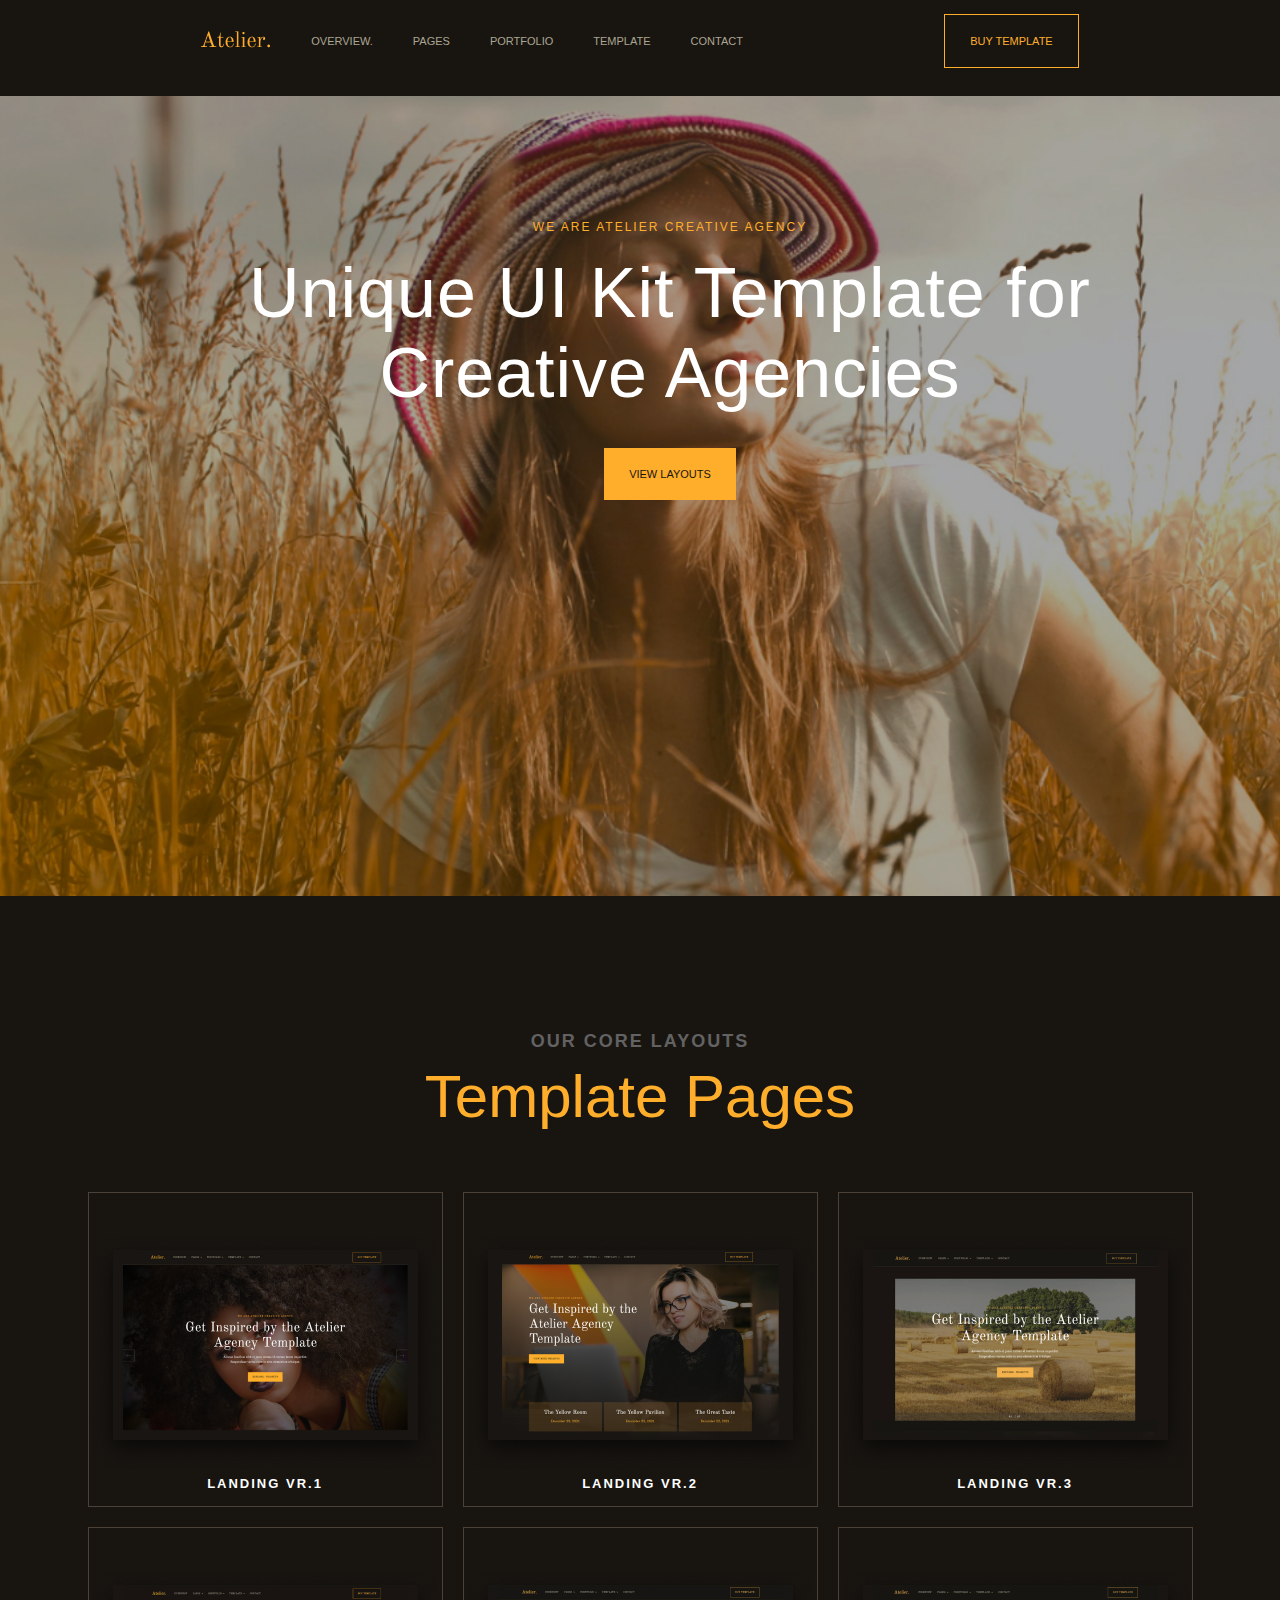
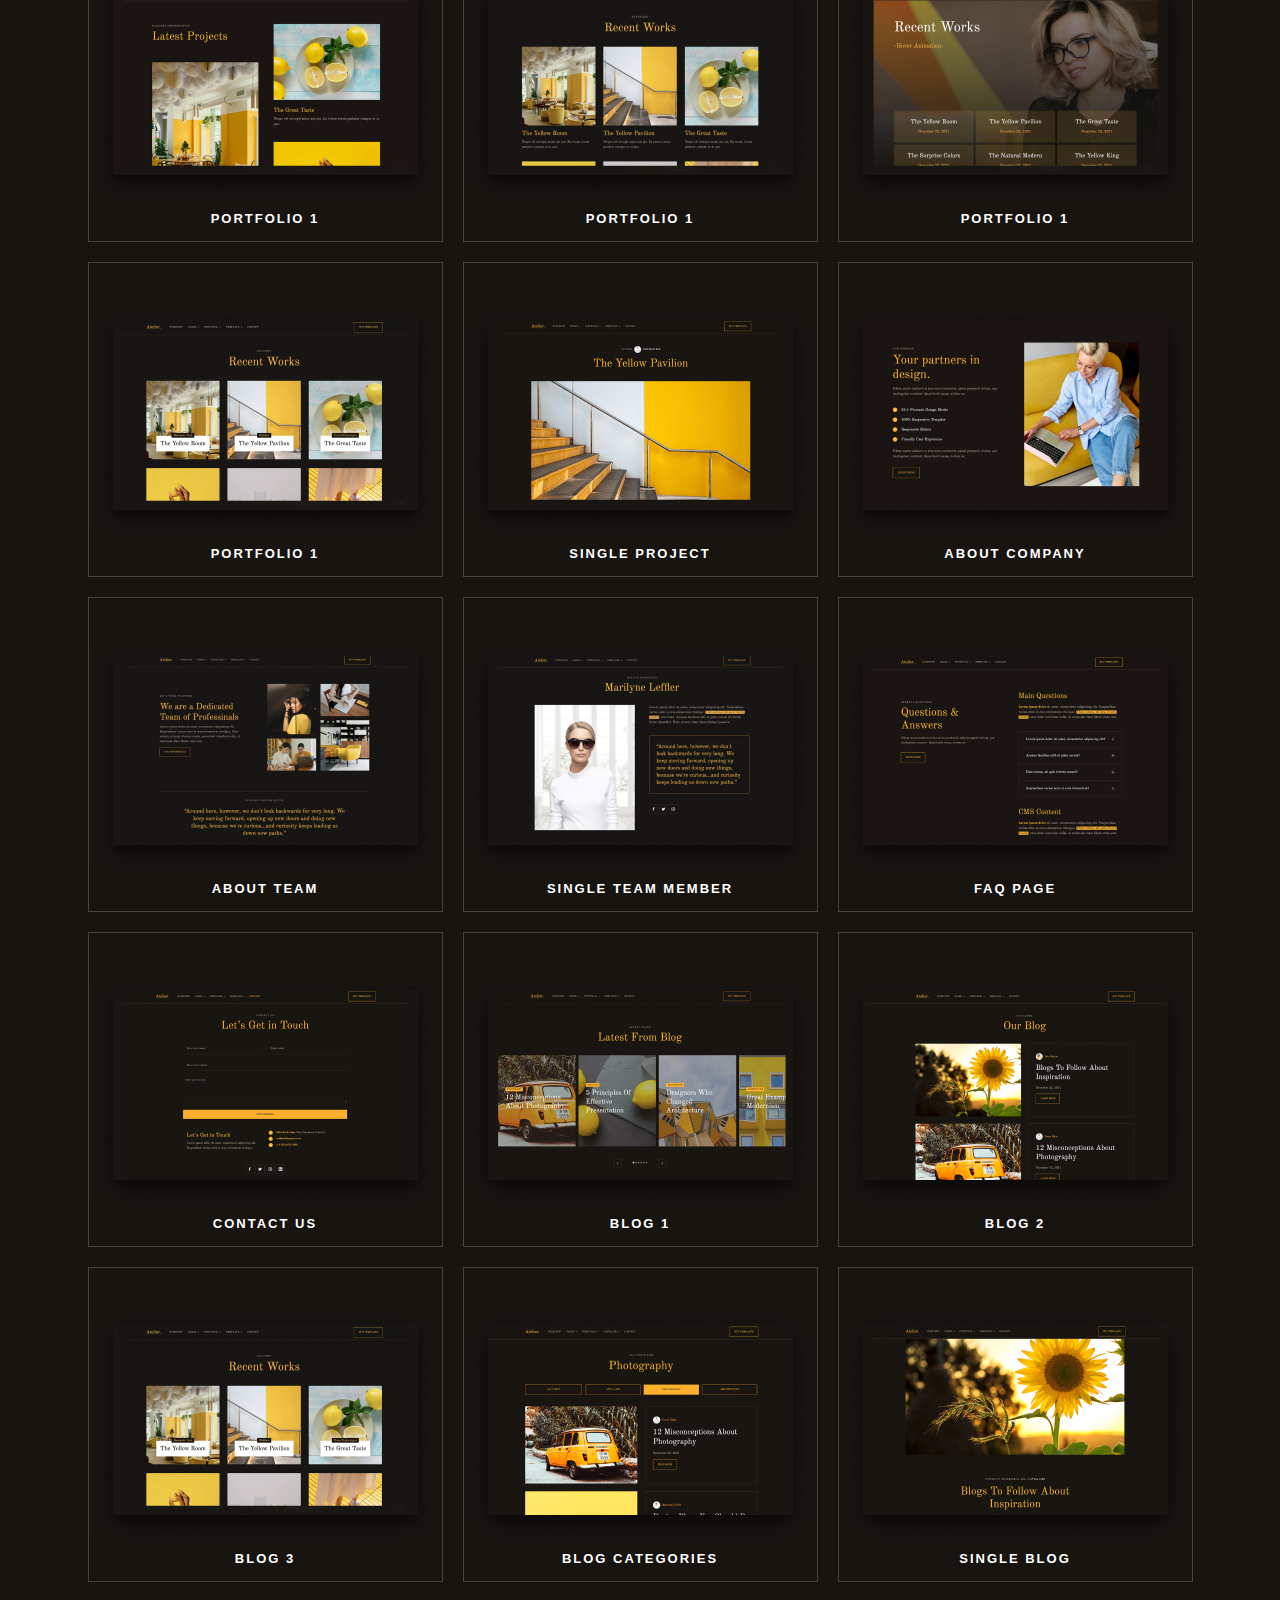
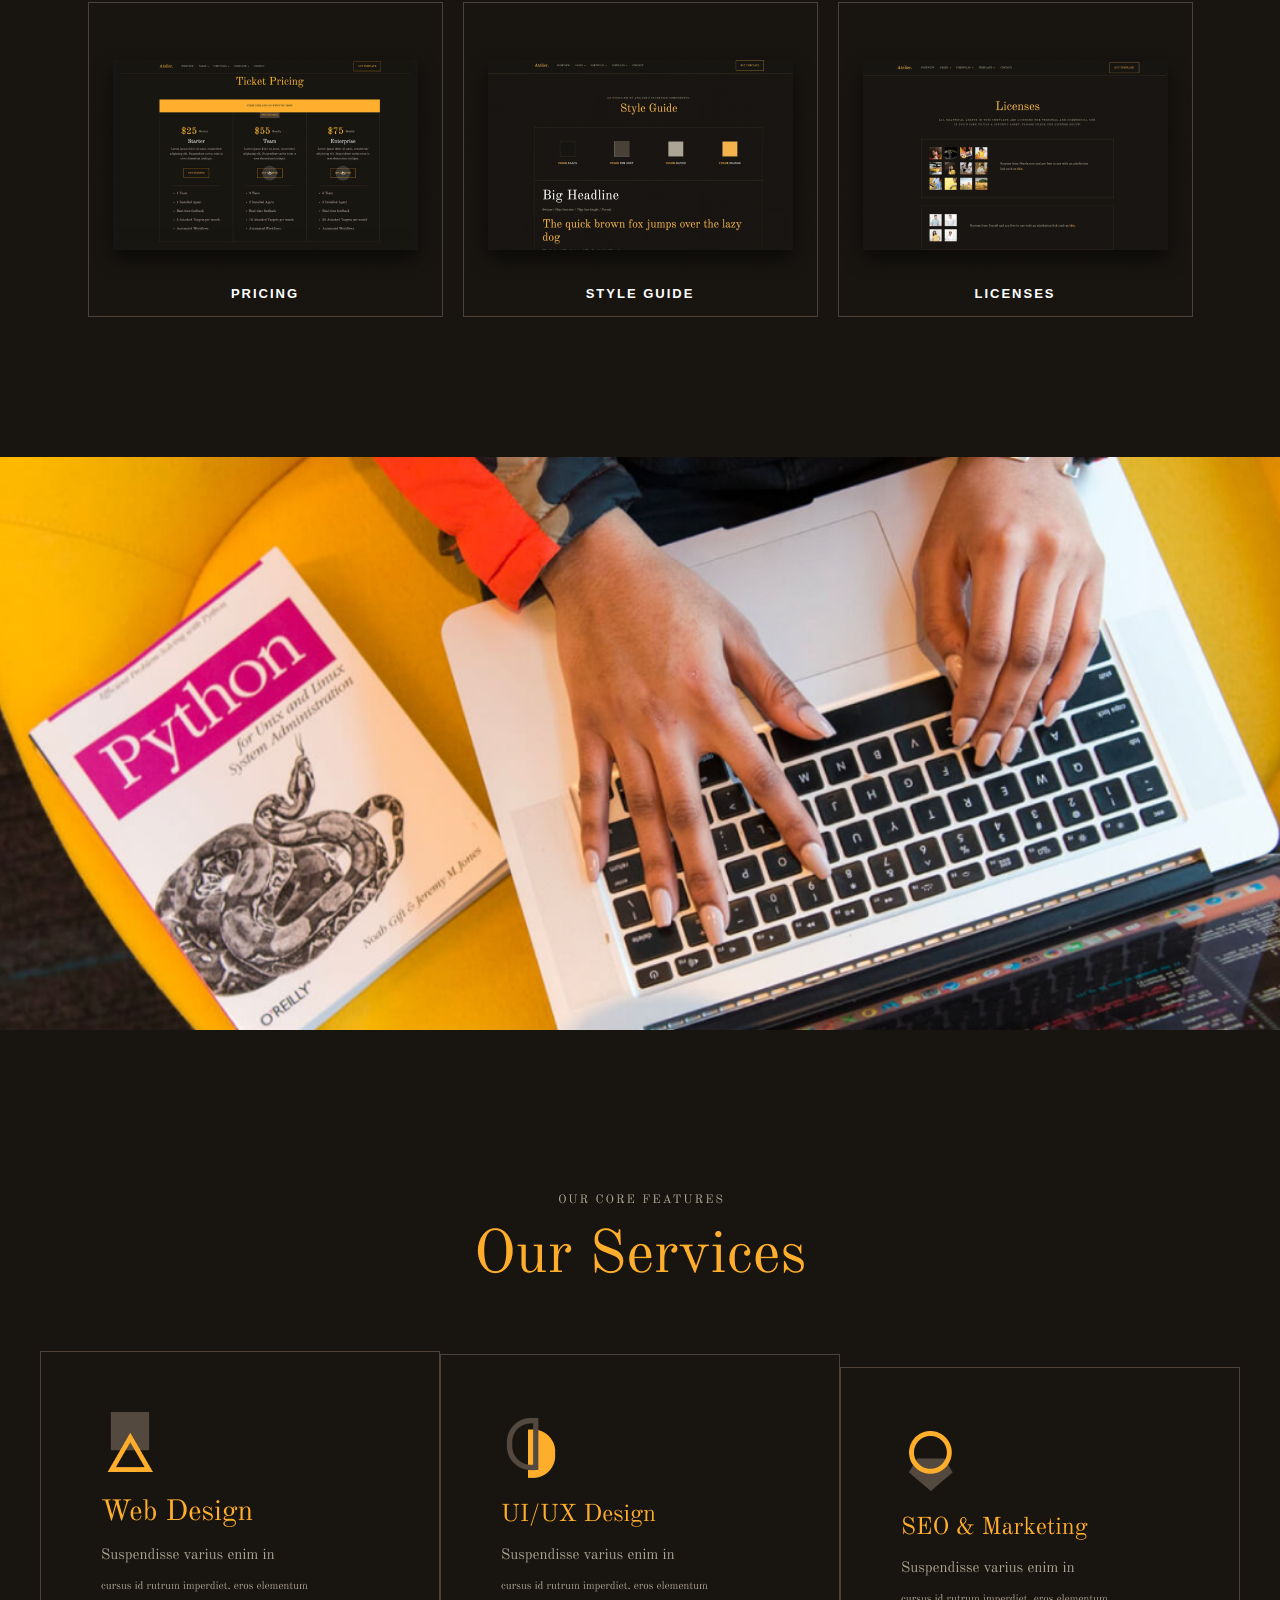
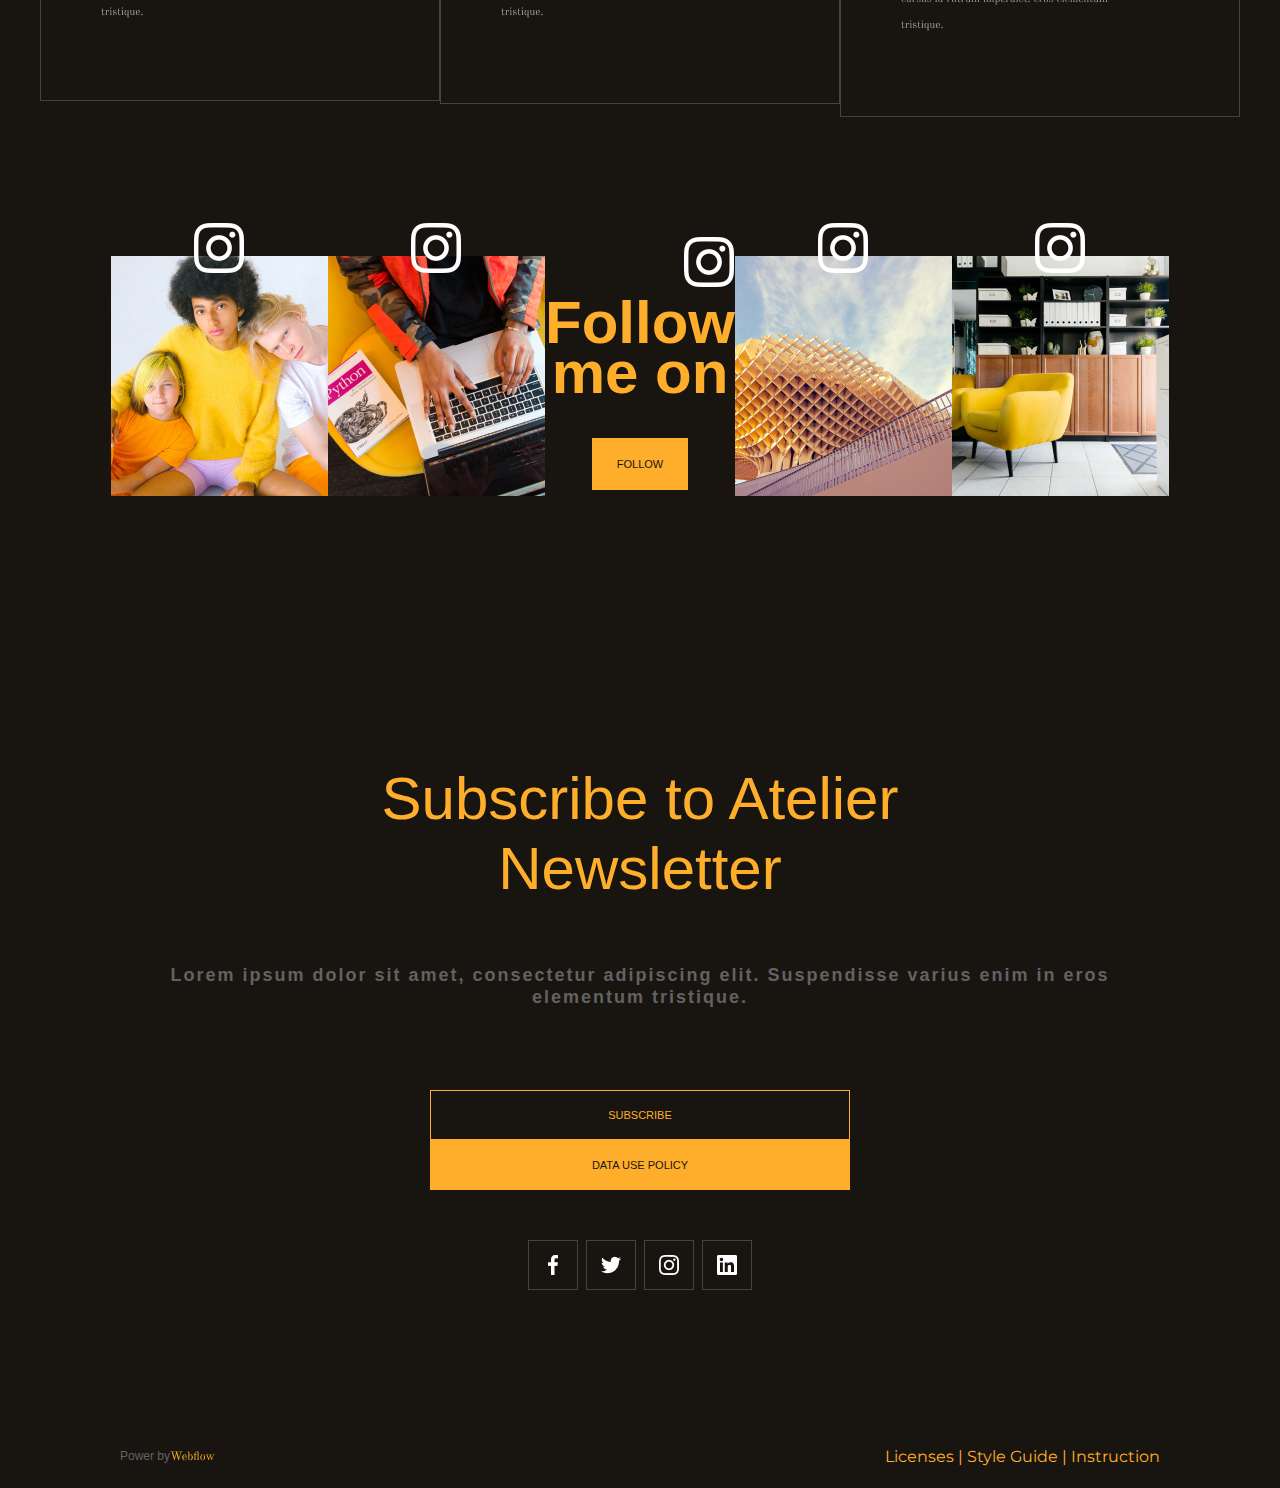
<file: month2/Atelyemod/index.html>
<!DOCTYPE html>
<html lang="en">

<head>
    <meta charset="UTF-8">
    <meta http-equiv="X-UA-Compatible" content="IE=edge">
    <meta name="viewport" content="width=device-width, initial-scale=1.0">
    <title>Atelyemod</title>
    <link rel="stylesheet" href="./css/style.css">
</head>

<body>
    <section class="header">
        <div class="container">
            <div class="header__wrap">
                <div class="header__1">
                    <a href="#"><img src="./img/Atelier..png" alt=""></a>

                    <div class="header__nav">
                        <ul class="nav__list">
                            <li class="list__item">
                                <a href="#" class="list__link">OVERVIEW.</a>
                            </li>
                            <li class="list__item">
                                <a href="#" class="list__link">PAGES</a>
                            </li>
                            <li class="list__item">
                                <a href="#" class="list__link">PORTFOLIO</a>
                            </li>
                            <li class="list__item">
                                <a href="#" class="list__link">TEMPLATE</a>
                            </li>
                            <li class="list__item">
                                <a href="#" class="list__link">CONTACT</a>
                            </li>
                        </ul>
                    </div>
                </div>
                <button class="btn nav__btn">BUY TEMPLATE</button>

            </div>
        </div>
    </section>
    <section class="banner">
        <div class="container">
            <div class="banner__wrap">
                <h2 class="banner__h">WE ARE ATELIER CREATIVE AGENCY</h2>
                <div class="banner__1">
                    <p class="banner__p">Unique UI Kit Template for Creative Agencies</p>
                </div>
                <div class="btn__1">
                    <button class="btn banner__btn">VIEW LAYOUTS</button>
                </div>
            </div>
        </div>
    </section>
    <section class="info">
        <div class="container__1">
            <div class="info__h1">
                <h2>OUR CORE LAYOUTS</h2>
            </div>
            <div class="info__p1">
                <p>Template Pages</p>
            </div>
            <div class="card__wrap">
                <div class="card">
                    <div class="card__img">
                        <img src="./img/IMAGE.png" alt="">
                    </div>
                    <div class="card__h">
                        <h4>LANDING VR.1</h4>
                    </div>
                </div>

                <div class="card">
                    <div class="card__img">
                        <img src="./img/IMAGE (1).png" alt="">
                    </div>
                    <div class="card__h">
                        <h4>LANDING VR.2</h4>
                    </div>
                </div>
                <div class="card">
                    <div class="card__img">
                        <img src="./img/IMAGE (2).png" alt="">
                    </div>
                    <div class="card__h">
                        <h4>LANDING VR.3</h4>
                    </div>
                </div>
            </div>
            <div class="card__wrap">
                <div class="card">
                    <div class="card__img">
                        <img src="./img/IMAGE (3).png" alt="">
                    </div>
                    <div class="card__h">
                        <h4> PORTFOLIO 1</h4>
                    </div>
                </div>
                <div class="card">
                    <div class="card__img">
                        <img src="./img/IMAGE (4).png" alt="">
                    </div>
                    <div class="card__h">
                        <h4> PORTFOLIO 1</h4>
                    </div>
                </div>
                <div class="card">
                    <div class="card__img">
                        <img src="./img/IMAGE (5).png" alt="">
                    </div>
                    <div class="card__h">
                        <h4> PORTFOLIO 1</h4>
                    </div>
                </div>
            </div>
            <div class="card__wrap">
                <div class="card">
                    <div class="card__img">
                        <img src="./img/IMAGE (6).png" alt="">
                    </div>
                    <div class="card__h">
                        <h4>PORTFOLIO 1</h4>
                    </div>
                </div>
                <div class="card">
                    <div class="card__img">
                        <img src="./img/IMAGE (7).png" alt="">
                    </div>
                    <div class="card__h">
                        <h4> SINGLE PROJECT</h4>
                    </div>
                </div>
                <div class="card">
                    <div class="card__img">
                        <img src="./img/IMAGE (8).png" alt="">
                    </div>
                    <div class="card__h">
                        <h4> ABOUT COMPANY</h4>
                    </div>
                </div>

            </div>
            <div class="card__wrap">
                <div class="card">
                    <div class="card__img">
                        <img src="./img/IMAGE (9).png" alt="">
                    </div>
                    <div class="card__h">
                        <h4>ABOUT TEAM</h4>
                    </div>
                </div>
                <div class="card">
                    <div class="card__img">
                        <img src="./img/IMAGE (10).png" alt="">
                    </div>
                    <div class="card__h">
                        <h4>SINGLE TEAM MEMBER</h4>
                    </div>
                </div>

                <div class="card">
                    <div class="card__img">
                        <img src="./img/IMAGE (11).png" alt="">
                    </div>
                    <div class="card__h">
                        <h4> FAQ PAGE</h4>
                    </div>
                </div>
            </div>
            <div class="card__wrap">
                <div class="card">
                    <div class="card__img">
                        <img src="./img/IMAGE (12).png" alt="">
                    </div>
                    <div class="card__h">
                        <h4>CONTACT US</h4>
                    </div>
                </div>
                <div class="card">
                    <div class="card__img">
                        <img src="./img/IMAGE (13).png" alt="">
                    </div>
                    <div class="card__h">
                        <h4>BLOG 1</h4>
                    </div>
                </div>
                <div class="card">
                    <div class="card__img">
                        <img src="./img/IMAGE (14).png" alt="">
                    </div>
                    <div class="card__h">
                        <h4> BLOG 2</h4>
                    </div>
                </div>
            </div>
            <div class="card__wrap">
                <div class="card">
                    <div class="card__img">
                        <img src="./img/IMAGE (15).png" alt="">
                    </div>
                    <div class="card__h">
                        <h4>BLOG 3</h4>
                    </div>
                </div>
                <div class="card">
                    <div class="card__img">
                        <img src="./img/IMAGE (16).png" alt="">
                    </div>
                    <div class="card__h">
                        <h4>BLOG CATEGORIES</h4>
                    </div>
                </div>
                <div class="card">
                    <div class="card__img">
                        <img src="./img/IMAGE (17).png" alt="">
                    </div>
                    <div class="card__h">
                        <h4>SINGLE BLOG</h4>
                    </div>
                </div>
            </div>
            <div class="card__wrap">
                <div class="card">
                    <div class="card__img">
                        <img src="./img/IMAGE (18).png" alt="">
                    </div>
                    <div class="card__h">
                        <h4>PRICING</h4>
                    </div>
                </div>
                <div class="card">
                    <div class="card__img">
                        <img src="./img/IMAGE (19).png" alt="">
                    </div>
                    <div class="card__h">
                        <h4> STYLE GUIDE</h4>
                    </div>
                </div>
                <div class="card">
                    <div class="card__img">
                        <img src="./img/IMAGE (20).png" alt="">
                    </div>
                    <div class="card__h">
                        <h4> LICENSES</h4>
                    </div>
                </div>
            </div>
        </div>
    </section>
    <div class="container__2">
        <div class="wrap"></div>
    </div>
    <section class="about__us">
        <div class="container__1">
            <div class="about__wrap">
                <img src="./img/shablon2.png" alt="">
            </div>
        </div>
    </section>
    <section class="follow">
        <div class="container__1">
            <div class="follow__wrap">
                <div><img class="img" src="./img/img3.png" alt=""><img src="./img/img1.png" alt=""></div>
                <div><img class="img" src="./img/img3.png" alt=""><img src="./img/img2.png" alt=""></div>
                <div class="follow__1">
                    <img class="img__1" src="./img/img3.png" alt="">
                    <div class="follow__h">
                        <h2>Follow me on</h2>
                    </div>
                    <div class="btn__f">
                        <button class="btn follow__btn">FOLLOW</button>
                    </div>
                </div>
                <div><img class="img" src="./img/img3.png" alt=""><img src="./img/img4.png" alt=""></div>
                <div><img class="img" src="./img/img3.png" alt=""><img src="./img/img5.png" alt=""></div>
            </div>
        </div>
    </section>
    <section class="subs">
        <div class="container__1">
            <div class="subs__wrap">
                <div class="info__p1">
                    <p>Subscribe to Atelier</p>
                    <p>Newsletter</p>
                </div>
                <div class="subs__h1">
                    <h2>Lorem ipsum dolor sit amet, consectetur adipiscing elit. Suspendisse varius enim in eros
                        elementum tristique.</h2>
                </div>
                <div class="subs__button1">
                    <button class="btn subs__btn1">SUBSCRIBE</button>
                </div>
                <div class="subs__button2">
                    <button class="btn subs__btn2">DATA USE POLICY</button>
                </div>

            </div>
        </div>
    </section>
    <section class="app">
        <div class="container">
            <div class="app__wrap">
                <div class="app__img"><img src="./img/facebook.png" alt=""></div>
                <div class="app__img"><img src="./img/twitter.png" alt=""></div>
                <div class="app__img"><img src="./img/instagram.png" alt=""></div>
                <div class="app__img"><img src="./img/in.png" alt=""></div>
            </div>
        </div>
    </section>
    <footer class="footer">
        <div class="container__1">
            <div class="footer__wrpap">
                <div class="pbwl">
                    <div class="foote__p">
                        <p>Power by</p>
                    </div>
                    <img src="./img/webflow.png" alt="">
                </div>
                <div class="lsir">
                    <a class="footer__link" href=""> Licenses</a>
                    <a class="footer__link" href="">|</a>
                    <a class="footer__link" href="">Style Guide</a>
                    <a class="footer__link" href="">|</a>
                    <a class="footer__link" href="">Instruction</a>
                </div>
            </div>
        </div>
    </footer>
</body>

</html>
</file>
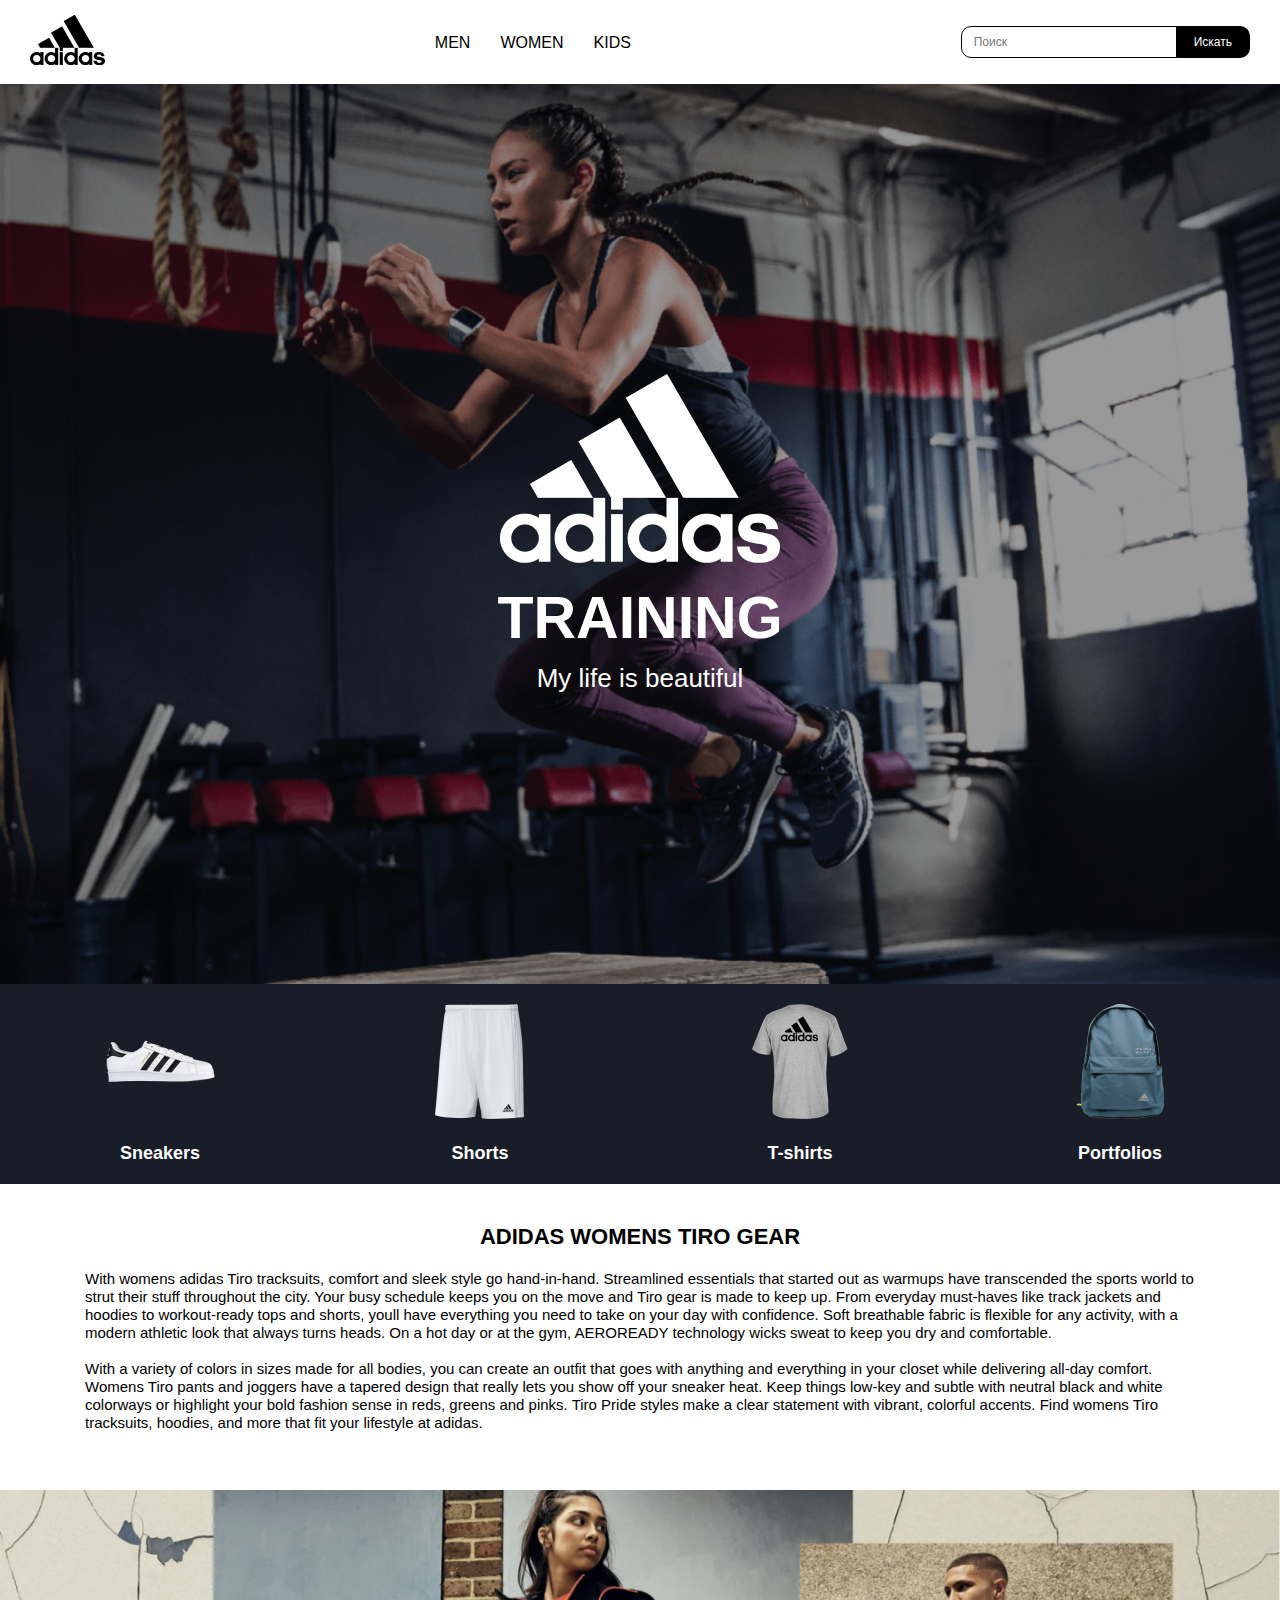
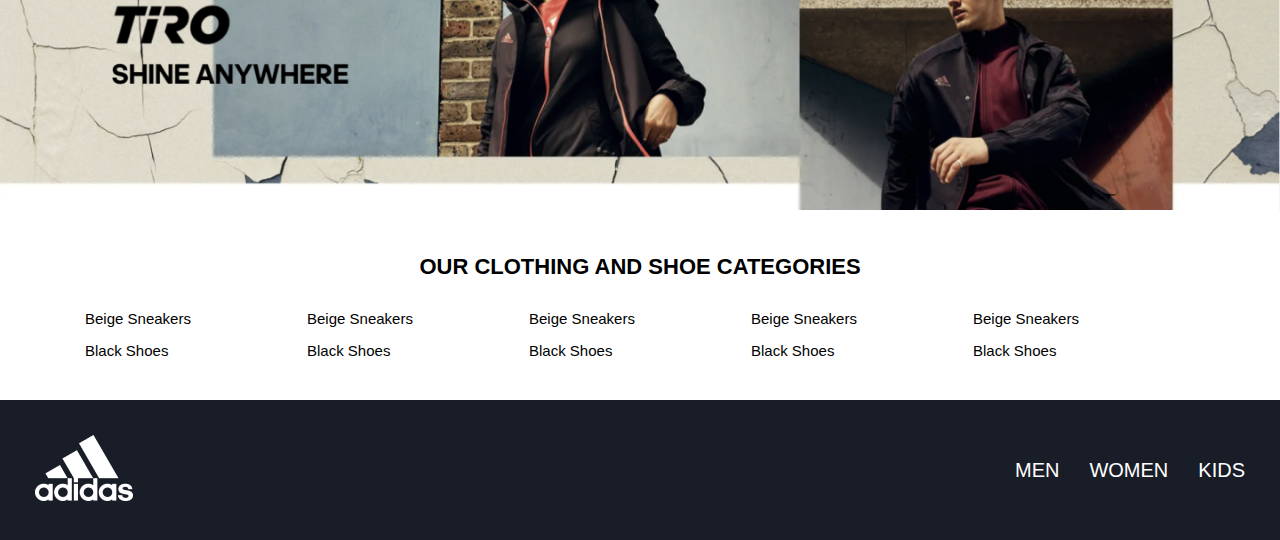
<file: month2/adidas/adidas/index.html>
<!DOCTYPE html>
<html lang="en">

<head>
    <link rel="stylesheet" href="./css/style.css">
    <meta charset="UTF-8">
    <meta http-equiv="X-UA-Compatible" content="IE=edge">
    <meta name="viewport" content="width=device-width, initial-scale=1.0">
    <title>Addidas</title>
</head>

<body>

    <header class="header">
        <div class="header__wrap">
            <a href="#" class=""><img src="./img/logo.png" alt="Addidas"></a>
            <ul class="header__menu">
                <li class="menu__item">
                    <a href="#" class="menu__link">MEN</a>
                </li>
                <li class="menu__item">
                    <a href="#" class="menu__link">WOMEN</a>
                </li>

                <li class="menu__item">
                    <a href="#" class="menu__link">KIDS</a>
                </li>
            </ul>

            <form class="search">
                <input type="text" placeholder="Поиск" class="search__input">
                <input type="submit" value="Искать" class="search__btn">
            </form>
        </div>
    </header>

    <section class="banner">
        <div class="banner__wrap">
            <img src="./img/logoh1 1.png">
            <h1 class="banner__h">TRAINING</h1>
            <p class="banner__divis">My life is beautiful</p>
        </div>
    </section>




    <section class="cards">
        <div class="cards__wrap">

            <a href="#" class="card">
                <img src="./img/krossa.png">
                <h3 class="card__h">Sneakers</h3>
            </a>

            <a href="#" class="card">
                <img src="./img/short.png">
                <h3 class="card__h">Shorts</h3>
            </a>

            <a href="#" class="card">
                <img src="./img/footbolka.png">
                <h3 class="card__h">T-shirts</h3>
            </a>

            <a href="#" class="card">
                <img src="./img/rr 5.png">
                <h3 class="card__h">Portfolios</h3>
            </a>
        </div>
    </section>

    <section class="info">
        <div class="container">
            <div class="info__wrap">
                <h2 class="info__h">ADIDAS WOMENS TIRO GEAR</h2>
                <p class="info__p">With womens adidas Tiro tracksuits, comfort and sleek style go hand-in-hand.
                    Streamlined essentials that started out as warmups have transcended the sports world to strut their
                    stuff throughout the city. Your busy schedule keeps you on the move and Tiro gear is made to keep
                    up. From everyday must-haves like track jackets and hoodies to workout-ready tops and shorts, youll
                    have everything you need to take on your day with confidence. Soft breathable fabric is flexible for
                    any activity, with a modern athletic look that always turns heads. On a hot day or at the gym,
                    AEROREADY technology wicks sweat to keep you dry and comfortable.
                </p>
                <p class="info__p">With a variety of colors in sizes made for all bodies, you can create an outfit that
                    goes with anything and everything in your closet while delivering all-day comfort. Womens Tiro pants
                    and joggers have a tapered design that really lets you show off your sneaker heat. Keep things
                    low-key and subtle with neutral black and white colorways or highlight your bold fashion sense in
                    reds, greens and pinks. Tiro Pride styles make a clear statement with vibrant, colorful accents.
                    Find womens Tiro tracksuits, hoodies, and more that fit your lifestyle at adidas.</p>
            </div>
        </div>
    </section>


    <div class="ads">
        <img src="./img/mans-womans.png" class="ads__img">
    </div>


    <section class="shoes">
        <div class="container">
            <h3 class="shoes-h">OUR CLOTHING AND SHOE CATEGORIES</h3>
            <ul class="shoes__list">
                <li class="list__item"><a href="#" class="list__link">Beige Sneakers</a></li>
                <li class="list__item"><a href="#" class="list__link">Beige Sneakers</a></li>
                <li class="list__item"><a href="#" class="list__link">Beige Sneakers</a></li>
                <li class="list__item"><a href="#" class="list__link">Beige Sneakers</a></li>
                <li class="list__item"><a href="#" class="list__link">Beige Sneakers</a></li>
                <li class="list__item"><a href="#" class="list__link">Black Shoes</a></li>
                <li class="list__item"><a href="#" class="list__link">Black Shoes</a></li>
                <li class="list__item"><a href="#" class="list__link">Black Shoes</a></li>
                <li class="list__item"><a href="#" class="list__link">Black Shoes</a></li>
                <li class="list__item"><a href="#" class="list__link">Black Shoes</a></li>
            </ul>
        </div>
    </section>


    <footer class="footer">
        <div class="footer__wrap">
            <a href=""><img src="./img/adidasback 1.png"></a>
            <ul class="footer__menu">
                <li class="footer__item"><a href="#" class="footer__link">MEN</a></li>
                <li class="footer__item"><a href="#" class="footer__link">WOMEN</a></li>
                <li class="footer__item"><a href="#" class="footer__link">KIDS</a></li>
            </ul>
        </div>
    </footer>

</body>

</html>
</file>
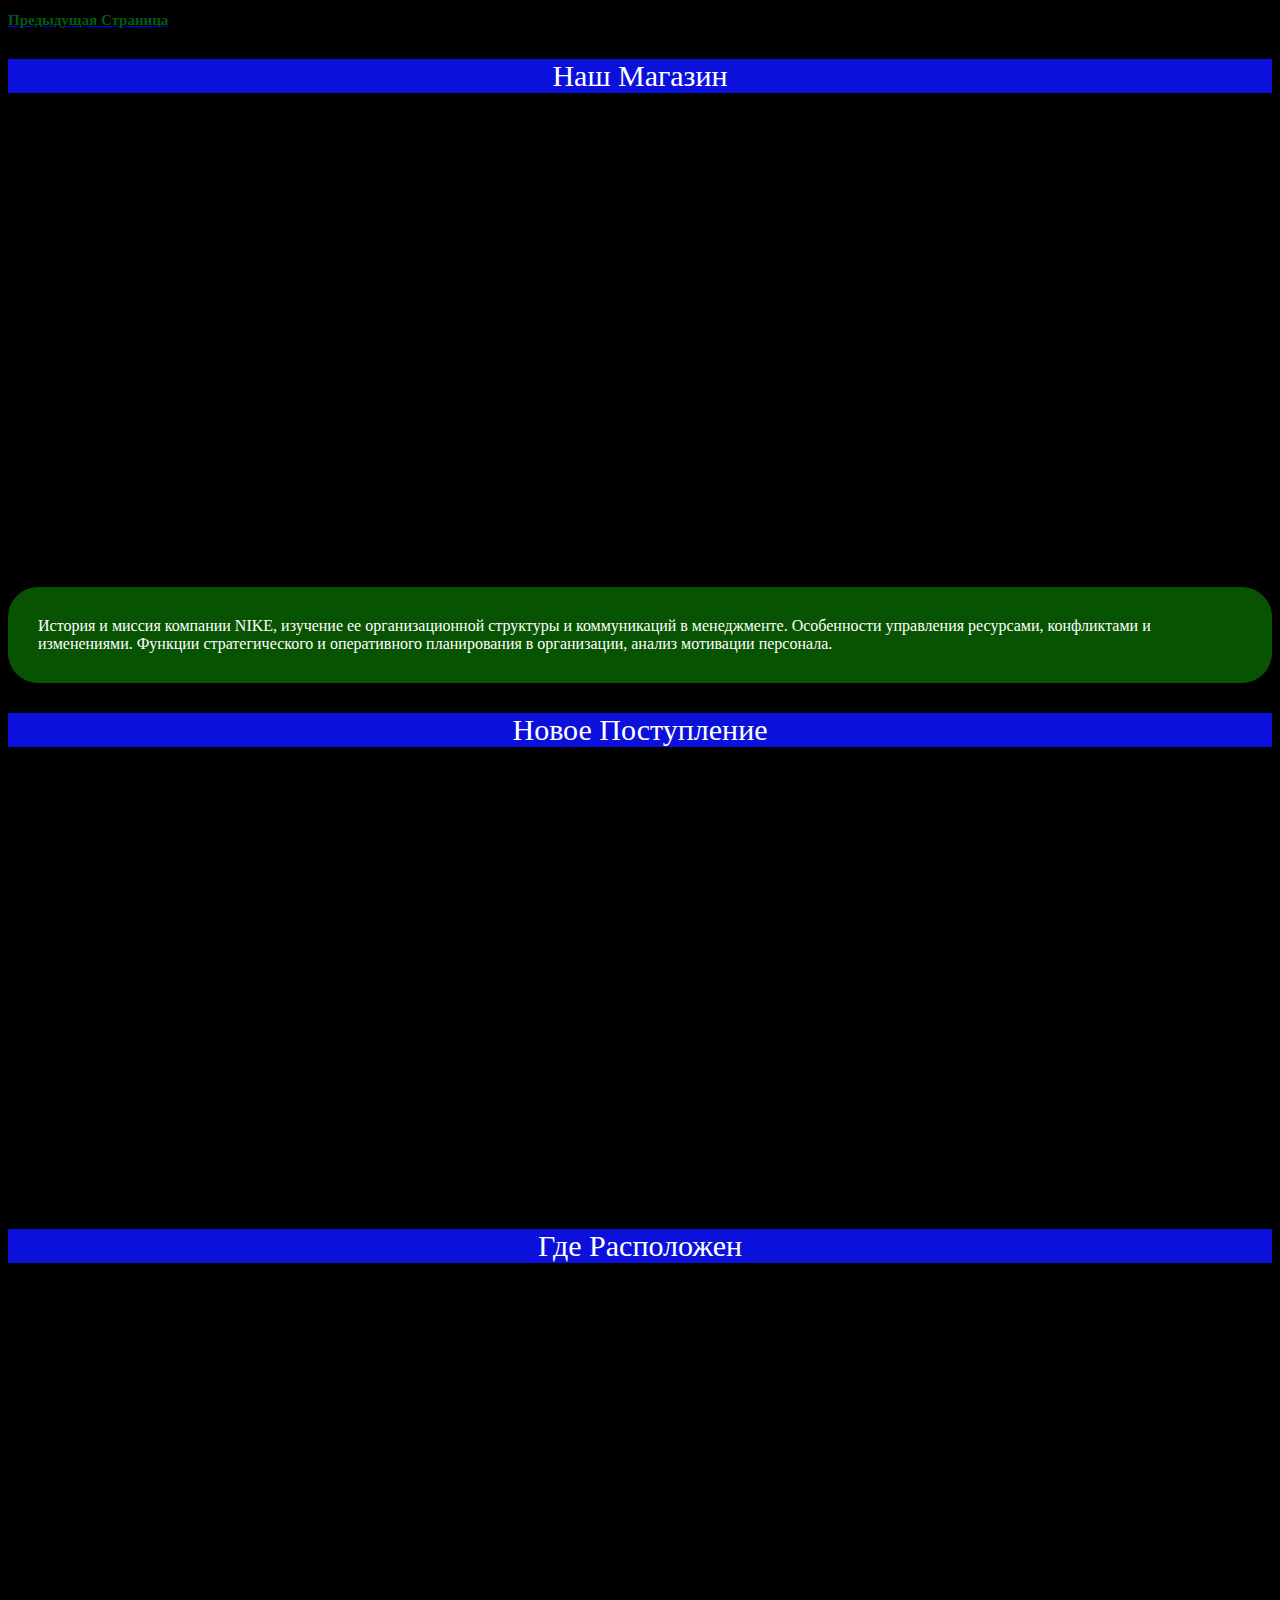
<file: month1/дз2/page2.html>
<!DOCTYPE html>
<html lang="en">
<head>
    <meta charset="UTF-8">
    <meta http-equiv="X-UA-Compatible" content="IE=edge">
    <meta name="viewport" content="width=device-width, initial-scale=1.0">
    <title>Home Work2</title>
    <link rel="stylesheet" href="./style.css">
</head>
<body>
    <a href="./index.html"><h2>Предыдущая Страница</h2></a>
    <p class="zg1">Наш Магазин</p>
    <p align="center"><iframe width="789" height="444" src="https://www.youtube.com/embed/n1dl-YzDR6M" title="МАГАЗИН NIKE | Обзор официального представителя NIKE в Минске." frameborder="0" allow="accelerometer; autoplay; clipboard-write; encrypted-media; gyroscope; picture-in-picture" allowfullscreen></iframe></p>
    <p class="text">История и миссия компании NIKE, изучение ее организационной структуры и коммуникаций в менеджменте. Особенности управления ресурсами, конфликтами и изменениями. Функции стратегического и оперативного планирования в организации, анализ мотивации персонала.</p>
    <p class="zg1">Новое Поступление</p>
    <p align="center"><iframe width="743" height="418" src="https://www.youtube.com/embed/yQAXlIqz6Qo" title="презентация товара Nike" frameborder="0" allow="accelerometer; autoplay; clipboard-write; encrypted-media; gyroscope; picture-in-picture" allowfullscreen></iframe></p>
    <p class="zg1">Где Расположен</p>
    <p align="center"><iframe src="https://www.google.com/maps/embed?pb=!1m18!1m12!1m3!1d2998.469789338864!2d36.3536682!3d41.276879!2m3!1f0!2f0!3f0!3m2!1i1024!2i768!4f13.1!3m3!1m2!1s0x0%3A0x513eaad83309cf56!2sNike%20Store!5e0!3m2!1sru!2s!4v1662551827491!5m2!1sru!2s" width="600" height="450" style="border:0;" allowfullscreen="" loading="lazy" referrerpolicy="no-referrer-when-downgrade"></iframe></p>
</body>
</html>
</file>
<file: month1/aboutaMe/css/style.css>
@import url(./fonts.css);

 * {
     margin: 0;
     padding: 0;
     box-sizing: border-box;
     list-style: none;
     text-decoration: none;
 }

 body {
     font-family: 'Inter-Regular' sans-serif;
 }

 .header {
     background: black;
     padding-bottom: 14px;
     padding-top: 14px;
 }

 .container {
     max-width: 1220px;
     padding: 0 15px;
     margin: 0 auto;
     width: 100%;
     height: 100%;
 }

 .wrap {
     display: flex;
     justify-content: space-between;
     align-items: center;
 }

 .menu {
     display: flex;
     align-items: center;
     gap: 72px;
 }

 .logo {
     color: white;
     font-family: 'Inter-Bold', sans-serif;
     font-size: 40px;
     font-weight: 700;
     line-height: 48px;
     letter-spacing: 0em;
     text-align: left;
 }

 .link {
     color: white;
     font-family: 'Inter-Regular', sans-serif;
     font-size: 25px;
     font-weight: 400;
     line-height: 30px;
     letter-spacing: 0em;
     text-align: left;

 }

 .bank {
     background: url(../img/bg.png);
     height: 850px;
     background-size: cover;
     background-repeat: no-repeat;
     background-position: center;
     background-position: center;
 }

 .banner__wrap {
     height: 100%;
     display: flex;
     justify-content: center;
     align-items: center;
     flex-direction: column;
     gap: 150px;
 }

 .banner__h {
     font-family: 'Inter-Bold', sans-serif;
     font-size: 40px;
     font-weight: 400;
     line-height: 48px;
     letter-spacing: 0em;
     text-align: left;

 }

 .banner__btn {
     background: white;
     font-family: 'Inter-Bold', sans-serif;
     font-size: 35px;
     font-weight: 700;
     line-height: 42px;
     letter-spacing: 0em;
     text-align: left;
     padding: 15px 24px;
     color: black;
     transition: 0.5s;
     border-radius: 10px;
 }

 .banner__btn:hover {
     background: black;
     color: white;
 }

 .about {
     background: #0E1C25;
     padding: 30px 0 112px;
     color: white;
 }

 .about__h {
     font-family: 'Inter-Bold', sans-serif;
     font-size: 40px;
     font-weight: 700;
     line-height: 48px;
     letter-spacing: 0em;
     text-align: center;
     margin-bottom: 47px;
 }

 .about__wrap {
     display: flex;
     align-items: flex-start;
     justify-content: space-around;
 }

 .about__desc {
     max-width: 475px;
     width: 100%;
 }

 .desc__h {
     font-family: 'Inter-Medium', sans-serif;
     font-size: 35px;
     font-weight: 500;
     line-height: 42px;
     margin-bottom: 63px;
 }

 .desc__p {
     font-family: 'Inter-Medium', sans-serif;
     font-size: 18px;
     font-weight: 500;
     line-height: 22px;

 }

 .works {
     padding: 43px;
     color: white;
     background: #5C6B81;
 }

 .works__h {
     font-family: 'Inter-Bold', sans-serif;
     font-size: 40px;
     font-weight: 700;
     line-height: 48px;
     letter-spacing: 0em;
     text-align: center;
     margin-bottom: 60px;
 }

 .card {
     background: #B12B06;
     border-radius: 10px;
     padding: 15px 15px 27px;
     width: 312px;
     text-align: center;
 }

 .card__body {
     margin-top: 20px;
 }

 .card__h {
     font-family: 'Inter-Bold', sans-serif;
     font-size: 20px;
     font-weight: 700;
     line-height: 24px;
     letter-spacing: 0em;
     margin-bottom: 20px;

 }

 .card__p {
     margin-top: 20px;
     font-family: 'Inter-Medium', sans-serif;
     font-size: 14px;
     font-weight: 700;
     line-height: 17px;
     text-align: center;
     margin-bottom: 20px;
 }

 .card__btn {
     background: white;
     border-radius: 10px;
     padding: 8px 22px;
     color: black;
     font-family: 'Inter-Bold', sans-serif;
     font-size: 20px;
     font-weight: 700;
     line-height: 24px;
     line-height: 24px;
     display: inline-block;
 }

 .works__wrap {
     display: flex;
     flex-wrap: wrap;
     justify-content: space-evenly;
     gap: 30px;

 }

 .footer {
     background: black;
     color: white;
     padding: 46px 0 62px;
 }

 .footer__wrap {
     display: flex;
     flex-direction: column;
     align-items: center;
     gap: 34px;
 }

 .footer__h {
     font-family: 'Montserrat', sans-serif;
     font-size: 40px;
     font-weight: 400;
     line-height: 49px;
     letter-spacing: 0em;
     text-align: center;
 }

 .footer__list {
     display: flex;
     justify-content: space-between;
     align-items: center;
     width: 100%;
 }

 .footer__link img {
     transition: 0.4s;
 }

 .footer__link:hover {

     transform: scale(1.2);
 }
</file>
<file: month1/GoTrip/css/style.css>
@import url(./fonts.css);

* {
    margin: 0;
    padding: 0;
    box-sizing: border-box;
    text-decoration: none;
    list-style: none;
}

body {
    font-family: 'Rubik', sans-serif;
}

.header {
    background: #3E8989;
    padding: 37px 165px;
}

.container {
    max-width: 1140px;
    margin: 0 auto;
    width: 100%;
    height: 100%;
}

.wrap {
    display: flex;
    justify-content: space-between;
    align-items: center;
}

.logo {
    color: white;
    font-family: 'Rubik', sans-serif;
    font-size: 20px;
    font-weight: 700;
    line-height: 26px;
}


.header__wrap {
    display: flex;
    justify-content: space-between;
    align-items: center;
}

.header__nav {
    display: flex;
    align-items: center;
}


.nav__link {

    padding: 30px 15px 28px;
    color: white;
    font-family: 'Rubik', sans-serif;
    font-size: 16px;
    font-weight: 500;
    line-height: 19px;
}

.nav__link:hover {
    border-bottom: 3px solid white;


}

.search {
    display: flex;
    justify-content: center;
    align-items: center;
}

.search__text {
    padding: 8px 12px;
    border: 1px solid black;
    font-family: 'Rubik', sans-serif;
    font-size: 12px;
    font-weight: 400;
    line-height: 14px;
    letter-spacing: 0em;
    text-align: left;
    color: black;
    width: 216px;
    outline: none;
    background: #FFFFFF;
    border-radius: 20px 0px 0px 20px;

}

.search__btn {
    padding: 8px 17px;
    border: 1px solid black;
    font-family: 'Rubik', sans-serif;
    font-size: 12px;
    font-weight: 400;
    line-height: 14px;
    letter-spacing: 0em;
    text-align: left;
    color: white;
    border-left: none;
    background: #295E5E;
    border-radius: 0px 20px 20px 0px;

}

.search__btn:hover {
    background-color: white;
    color: black;
}

.banner {
    background: url(../img/logo.png);
    background-size: cover;
    height: 850px;
    background-repeat: no-repeat;
    background-position: center;
}

.banner_wrap {
    height: 100%;
    display: flex;
    align-items: center;
    flex-direction: column;
    color: white;
}

.banner_h {
    font-family: 'Rubik', sans-serif;
    font-size: 80px;
    font-weight: 600;
    line-height: 95px;
    letter-spacing: 0em;
    text-align: left;
    margin-top: 250px;
    margin-bottom: 20px;
}

.banner_p {
    font-family: 'Rubik', sans-serif;
    font-size: 40px;
    font-weight: 500;
    line-height: 47px;
    letter-spacing: 0em;
    text-align: left;
    margin-bottom: 50px;
}

.banner_btn {
    font-family: 'Inter', sans-serif;
    font-size: 18px;
    font-weight: 600;
    line-height: 22px;
    letter-spacing: 0em;
    text-align: center;
    background: #B4436C;
    border-radius: 30px;
    width: 200px;
    height: 50px;
    padding: 14px 77px;
    color: white;
    transition: 0.4s;
}

.banner_btn:hover {
    background: white;
    color: #B4436C;
}

.about {
    padding: 80px 0 97px;
}

.about_h {
    font-family: 'Inter', sans-serif;
    font-size: 40px;
    font-weight: 600;
    line-height: 48px;
    letter-spacing: 0em;
    text-align: center;
    color: #3E8989;
    margin-bottom: 50px;
}

.about_wrap {
    display: flex;
    align-items: flex-start;
    justify-content: space-between;
}

.about_desc {
    width: 100%;
    max-width: 555px;
}

.desc-p {
    font-family: 'Rubik', sans-serif;
    font-size: 18px;
    font-weight: 400;
    line-height: 21px;
    letter-spacing: 0em;
    text-align: left;
    margin-bottom: 20px;
}

.desc_p {
    font-family: 'Rubik', sans-serif;
    font-size: 18px;
    font-weight: 400;
    line-height: 21px;
    letter-spacing: 0em;
    text-align: left;
}

.catalog {
    color: #3E8989;
}

.catalog_h {
    font-family: 'Inter', sans-serif;
    font-size: 40px;
    font-weight: 600;
    line-height: 48px;
    letter-spacing: 0em;
    text-align: center;
    margin-bottom: 53px;
}

.card_cloth {
    background: #E5E5E5;
    padding: 1px 33px;
    width: 263px;
    text-align: center;
}

.card_shoes {
    background: #E5E5E5;
    padding: 77px 23px;
    width: 263px;
    text-align: center;
}

.card_tents {
    background: #E5E5E5;
    padding: 75px 2px;
    width: 263px;
    text-align: center;
}

.card_backpacks {
    background: #E5E5E5;
    padding: 19px 0;
    width: 263px;
    text-align: center;
}

.card_body {
    margin-top: 32px;
    display: flex;
}

.card_link {
    font-family: 'Inter', sans-serif;
    font-size: 24px;
    font-weight: 600;
    line-height: 29px;
    letter-spacing: 0em;
    text-align: center;
    color: black;
    margin-left: 90px;
    transition: 0.4s;
}

.card_link:hover {
    color: #B4436C;
}

.catalog_wrap {
    display: flex;
    flex-wrap: wrap;
    justify-content: space-around;
    gap: 10px;
}

.contacts {
    color: #3E8989;
}

.contacts_h {
    font-family: 'Inter', sans-serif;
    font-size: 40px;
    font-weight: 600;
    line-height: 48px;
    letter-spacing: 0em;
    text-align: left;
    margin: 100px 388px 50px 0;
}

.contacts_p {
    font-family: 'Rubik', sans-serif;
    font-size: 20px;
    font-weight: 400;
    line-height: 24px;
    letter-spacing: 0em;
    text-align: left;
    color: black;
    margin-right: 388px;
}

.delivery {
    font-family: 'Rubik', sans-serif;
    font-size: 20px;
    font-weight: 400;
    line-height: 24px;
    letter-spacing: 0em;
    text-align: right;
    color: black;
}

.gmail {
    padding: 20px 0 104px 0;
}

.contacts_wrap {
    display: flex;
    justify-content: space-between;
}

.footer {
    background: #3E8989;
    color: white;
    padding: 40px 0 15px;
}

.footer_wrap {
    display: flex;
    justify-content: space-between;
    flex-direction: column;
    align-items: center;
    gap: 59px;
}

.menu_list {
    display: flex;
    justify-content: space-around;
    align-items: center;
    gap: 30px;
}

.footer_menu {
    display: flex;
    justify-content: center;
    align-items: center;
    font-family: 'Rubik', sans-serif;
    font-size: 16px;
    font-weight: 500;
    line-height: 19px;
    letter-spacing: 0em;
    text-align: left;
    color: white;
}

.end_p {
    font-family: 'Rubik', sans-serif;
    font-size: 14px;
    font-weight: 400;
    line-height: 17px;
    letter-spacing: 0em;
    text-align: left;
    display: flex;
    margin-right: 6px;
}

.end {
    display: flex;
    justify-content: center;
    align-items: flex-end;
}
</file>
<file: month1/ls2/style.css>
p{background: rgb(255, 0, 85);
color: aqua;
width: 800px;
height: 200px;
border: 5px double black;
margin-top: 300px;
margin-left: auto;
margin-right: auto;
margin-bottom: 100px;
padding-top: 40px;
padding-left: 20px;
padding-right: 20px;
padding-bottom: 60px;}
*{margin: 0px;
padding: 0px;
box-sizing: border-box;
border-radius: 30px;}
 
.text{background: rgb(116, 21, 206);
color: rgb(18, 201, 116);
width: ;
height: 160px;
border: 6px double rgb(172, 22, 22);
margin-top: 20px;
margin-left: auto;
margin-right: auto;
margin-bottom: 100px;
padding-top: 40px;
padding-left: 20px;
padding-right: 20px;
padding-bottom: 60px;
padding: 20px;
box-sizing: border-box;
border-radius: 15px;
font-size: 20px;
text-align: center;}
</file>
<file: month1/ls3/style.css>
* {
    margin: 0;
    padding: 0;
    box-sizing: border-box;
}

.box {
    width: 200px;
    height: 200px;
    border: 3px solid rgb(0, 47, 255);
    background: rgb(255, 187, 0);
    font-size: 23px;
    color: blueviolet;
    display: flex;
    justify-content: center;
    align-items: center;
}

.flexbo {
    width: 1200px;
    height: 1200px;
    margin: 0 auto;
    border: 5px solid black;
    display: flex;
    justify-content: center;
    align-items: center;
    flex-wrap: wrap;
    flex-direction: row;
}

.box2 {
    order: 5;
    align-self: flex-start;
}

.box4 {
    order: -5;
    align-self: flex-end;
}
</file>
<file: month2/airdods/css/style.css>
@import url(./fonts.css);

* {
    margin: 0;
    padding: 0;
}

.container {
    margin: 0 auto;
    padding: 6px 245px;
    background: #282828;
}

.container1 {
    background: #151515;
}

.header__wrap {
    display: flex;
    justify-content: space-between;
    align-items: center;
    color: white;
}

.header__menu {
    display: flex;
    align-items: flex-start;
    justify-content: flex-start;
    gap: 30px;
}

.menu__item {
    list-style-type: none;
}

.menu__link {
    color: white;
    font-family: 'Montserrat', sans-serif;
    font-size: 20px;
    font-weight: 700;
    line-height: 24px;
    text-decoration: none;
}

.all {
    display: flex;
    gap: 25px;
}

.header__nav {
    display: flex;
    align-items: center;
    justify-content: center;
    gap: 30px;
}



.banner__wrap {
    background: url(../img/logo2.png) no-repeat center/cover;
    height: 700px;
    display: flex;
    justify-content: center;
    align-items: center;
}

.banner__w {
    width: 1600px;

}

.banner__h {
    font-family: 'Prosto One', sans-serif;
    font-size: 100px;
    font-weight: 400;
    line-height: 75px;
    letter-spacing: 0em;
    text-align: left;
    color: white;
    display: flex;
    justify-content: center;
    align-items: center;
    margin-bottom: 51px;
}

.btn__btn {
    display: flex;
    align-items: center;
    justify-content: center;
}

.nav__btn {
    padding: 13px;
    gap: 11px;
    font-family: 'Kodchasan', sans-serif;
    font-size: 20px;
    font-weight: 500;
    line-height: 24px;
    border-radius: 10px;
}

.desk {
    background: #151515;
    padding-top: 63px;
}

.desk__1 {
    display: flex;
    justify-content: center;
    gap: 30px;
}

.desk__2 {
    display: flex;
    justify-content: center;
    gap: 87px;
}

.desk__3 {
    display: flex;
    justify-content: center;
    gap: 87px;
}

.desk__p1 {
    color: white;
    font-family: 'Kodchasan', sans-serif;
    font-size: 22px;
    font-weight: 500;
    line-height: 27px;
    text-align: left;
    padding-top: 63px;
    height: 135px;
    width: 538px;
}

.desk__p2 {
    color: white;
    font-family: 'Kodchasan', sans-serif;
    font-size: 22px;
    font-weight: 500;
    line-height: 27px;
    text-align: left;
    padding-top: 63px;
    height: 107px;
    width: 540px;
}

.desk__p3 {
    color: white;
    font-family: 'Kodchasan', sans-serif;
    font-size: 22px;
    font-weight: 500;
    line-height: 27px;
    text-align: right;
    padding-top: 63px;
    height: 120px;
    width: 333px;
}

.desk__p4 {
    color: white;
    font-family: 'Kodchasan', sans-serif;
    font-size: 22px;
    font-weight: 500;
    line-height: 27px;
    text-align: left;
    padding-top: 63px;
    height: 144px;
    width: 333px;
}

.works {
    color: white;
}

.works__h {
    font-family: 'Kodchasan', sans-serif;
    font-size: 40px;
    font-weight: 700;
    line-height: 48px;
    text-align: center;
    margin-bottom: 60px;
}

.card {
    background: white;
    border-radius: 6px;
    padding: 15px 15px 27px;
    width: 255px;
    height: 312px;
    text-align: center;
}

.card__body {
    margin-top: 20px;

}

.card__h {
    font-family: 'Kodchasan', sans-serif;
    font-size: 20px;
    font-weight: 700;
    line-height: 24px;
    margin-bottom: 20px;
    color: black
}

.card__p {
    margin-top: 20px;
    margin-bottom: 20px;
    color: black;
    font-family: 'Kodchasan', sans-serif;
    font-size: 14px;
    font-weight: 400;
    line-height: 17px;
    text-align: left;
    display: flex;
    justify-content: center;

}

.card__btn {
    background: #151515;
    padding: 7px 57px;
    color: white;
    display: inline-block;
    font-family: 'Kodchasan', sans-serif;
    font-size: 16px;
    font-weight: 700;
    line-height: 20px;
    text-align: left;
}

.works__wrap {
    display: flex;
    gap: 30px;
    justify-content: center;
    background: #151515;
    padding-top: 79px;
    padding-bottom: 55px;
}

.footer__wrap {
    display: flex;
    justify-content: space-between;
    align-items: center;
    margin-top: 81px;
    margin-bottom: 81px;
}
</file>
<file: month2/asaalhoney/css/style.css>
@import url('https://fonts.googleapis.com/css2?family=Kodchasan:ital,wght@0,400;1,700&family=Oswald:wght@200&family=Poppins:ital,wght@1,900&display=swap');

* {
    margin: 0;
    padding: 0;
    box-sizing: border-box;
    text-decoration: none;
    list-style: none;
}

.container {
    max-width: 1200px;
    margin: 0 auto;
    padding: 0 15px;
    width: 100%;
    height: 100%;
}

.header {
    padding: 30px;
}

.header__wrap {
    display: flex;
    justify-content: space-between;
    align-items: center;
}

.nav {
    display: flex;
    gap: 40px;
}

.nav__link {
    font-family: 'Kodchasan', sans-serif;
    font-size: 18px;
    font-weight: 500;
    line-height: 23px;
    color: #000;
}

.nav__link:hover {
    font-family: 'Kodchasan', sans-serif;
    font-size: 18px;
    font-weight: 700;
    line-height: 23px;
}

.logo1 {
    height: 40px;
    width: 92.2222671508789px;
    left: 227px;
    top: 30px;
    border-radius: 0px;
}

.banner {
    background: url(../img/Component\ 1.png) no-repeat center/cover;
    padding-top: 182px;
    border-radius: 30px;
    padding-bottom: 138px;
    margin: 0px 50px;
}

.banner__wrap {
    display: flex;
    flex-direction: column;
    align-items: flex-start;
    gap: 10px;
}

.banner__p {
    font-family: 'Kodchasan', sans-serif;
    font-size: 100px;
    font-weight: 700;
    line-height: 130px;
}

.banner__p:nth-child(2) {
    margin-left: 100px;
}

.but {
    display: flex;
    align-items: center;
    justify-content: flex-start;
    gap: 30px;
    margin-top: 70px;
}

.btn {
    border: 2px solid #000000;
}

.banner__btn {
    font-family: 'Bold', sans-serif;
    font-size: 18px;
    font-weight: 700;
    line-height: 29px;
    transition: 0.3s;
    background-color: transparent;
    padding: 18px 50px;
}

.banner__btn:hover {
    background-color: #000;
    color: white;
}

.shops {
    margin-bottom: 130px;
}

.shops__h {
    font-family: 'Kodchasan', sans-serif;
    font-size: 45px;
    font-weight: 700;
    line-height: 72px;
    margin-top: 130px;
    margin-bottom: 52.77px;
}

.shops__wrap {
    display: flex;
    justify-content: space-between;
    align-items: center;
    gap: 102px;
}

.group__wrap {
    margin-left: 97px;
    display: flex;
    justify-content: space-between;
    align-items: flex-start;
}

.group__wrap:nth-child(2) {
    margin-right: 97px;
    display: flex;
    flex-direction: column;
}

.group__h {
    margin-top: 205px;
    font-family: 'Kodchasan', sans-serif;
    font-size: 45px;
    font-weight: 700;
    line-height: 65px;
    margin-bottom: 30px;
    width: 500px;
}

.group__p {
    font-family: 'Kodchasan', sans-serif;
    font-size: 22px;
    font-weight: 600;
    line-height: 35px;
    Opacity: 70%;
    width: 600px;
}

.group__btn {
    padding: 15px 40px;
    background: #E58311;
    font-family: 'Kodchasan', sans-serif;
    font-size: 18px;
    font-weight: 700;
    line-height: 29px;
    color: #fff;
    border: 1px solid black;
    margin-top: 50px;
}

.card {
    margin-top: 103px;
    margin-left: 111px;
}

.card__wrap {
    display: flex;
    justify-content: space-between;
    align-items: flex-start;
    flex-direction: row-reverse;
    padding-right: 110px;
    padding-left: 30px;
}

.card__wrap:nth-child(2) {
    display: flex;
    flex-direction: column;
}

.card__h {
    font-family: 'Kodchasan', sans-serif;
    font-size: 45px;
    font-weight: 700;
    line-height: 65px;
    width: 600px;
    padding-top: 50px;
}

.card__p {
    font-family: 'Kodchasan', sans-serif;
    font-size: 22px;
    font-weight: 600;
    line-height: 35px;
    opacity: 70%;
    margin-top: 30px;
    width: 550px;
}

.card__btn {
    padding: 15px 40px;
    background-color: #E58311;
    font-family: 'Kodchasan', sans-serif;
    font-size: 18px;
    font-weight: 700;
    line-height: 29px;
    border: 1px solid black;
    margin-top: 50px;
    color: #fff;
}

.card__wrap {
    display: flex;
    justify-content: space-between;
    align-items: center;
    gap: 32px;
    flex-direction: row-reverse;
    margin-left: 30px;
}

.card__wrap:nth-child(2) {
    display: flex;
    flex-direction: column;
}

.card__h {
    font-family: 'Kodchasan', sans-serif;
    font-size: 45px;
    font-weight: 700;
    line-height: 65px;
    margin-bottom: 30px;
}

.card__p {
    font-family: 'Kodchasan', sans-serif;
    font-size: 22px;
    font-weight: 600;
    line-height: 35px;
    Opacity: 70%;
}

.card__btn {
    padding: 15px 40px;
    background: #E58311;
    font-family: 'Kodchasan', sans-serif;
    font-size: 18px;
    font-weight: 700;
    line-height: 29px;
    color: #fff;
    border: 1px solid black;
    margin-top: 50px;
}

.our {
    padding-top: 101px;
    max-width: 1200px;
    margin-left: auto;
    margin-right: auto;
    padding-left: 10px;
    padding-right: 10px;
}

.our-product-block-grid {
    display: grid;
    grid-template-columns: repeat(2, 1fr);
    gap: 30px;
    margin-bottom: 130px;
}

.our-block {
    display: flex;
    align-items: center;
    background: #ffe9cf;
    padding: 20px;
    height: 305px;
    width: 558px;

}

.our-product {
    display: flex;
    justify-content: space-between;
    align-items: center;
}

.our-product-p {
    font-family: 'Kodchasan', sans-serif;
    font-weight: 600;
    font-size: 28px;
    line-height: 140%;
    color: #000000;
    padding-bottom: 10px;
}

.our-product-p1 {
    font-family: 'Kodchasan', sans-serif;
    font-weight: 700;
    font-size: 45px;
    line-height: 160%;
    color: #000000;
    padding-bottom: 40px;
}

.see-all {
    font-family: 'Kodchasan', sans-serif;
    font-size: 18px;
    font-weight: 700;
    line-height: 29px;
    letter-spacing: 0em;
    text-align: right;
}

.see-all:hover {
    border-bottom: 2px solid #E58211;
}

.our-product-p2 {
    font-family: 'Kodchasan', sans-serif;
    font-weight: 600;
    font-size: 16px;
    line-height: 160%;
    color: #000000;
    opacity: 0.7;
    padding-bottom: 40px;

}

.our-product-button {
    padding: 12px 30px 12px 30px;
    border: solid 1px orange;
    color: orange;
    cursor: pointer;
    background: none;
}

a {
    color: orange;
}

.our-product-img {
    width: 100%;
    object-fit: cover;
}

.footer {
    background: linear-gradient(76.02deg, #FF9D2D 1.66%, #FFD877 93.21%);

}

.foot__wrap {
    display: flex;
    justify-content: space-between;
    align-items: center;
    padding-top: 55px;
    padding-bottom: 45px;
    gap: 90px;
}

.foot__p {
    font-family: 'Medium', sans-serif;
    font-size: 14px;
    font-weight: 500;
    line-height: 22px;

}

.foot__nav {
    display: flex;
    justify-content: space-between;
    align-items: center;
    gap: 40px;
}

.apps__wrap {
    display: flex;
    flex-direction: row;
    gap: 20px;
}
</file>
<file: month2/Atelyemod/css/style.css>
@import url(./fonts.css);

* {
    margin: 0;
    padding: 0;
    box-sizing: border-box;
    text-decoration: none;
    list-style: none;
}

body {
    font-family: 'Montserrat', sans-serif;
    background: #EFF5F5;
    color: #626262;
}

.container {
    padding: 14px 0px;
    margin: 0 auto;
    background: #181511;
}

.container__1 {
    padding-top: 120px;
    padding-left: 120px;
    padding-right: 120px;
    background: #181511;
}

.container__2 {
    padding-top: 120px;
    background: #181511;
    display: flex;
    justify-content: center;
    align-items: center;
    padding-bottom: 38px;
}

.header__wrap {
    display: flex;
    justify-content: space-evenly;

}

.header__1 {
    display: flex;
    align-items: center;
    gap: 40px;
}



.header__nav {
    display: flex;
    align-items: center;
}

.logo {
    display: flex;
    align-items: center;
}

.nav__list {
    display: flex;
    align-items: center;
    gap: 40px;

}

.list__link {
    font-family: 'Old Standard TT', sans-serif;
    font-size: 11px;
    font-weight: 400;
    line-height: 24px;
    color: #ACA592;
}

.list__link:hover {
    color: #FFAE2B;
}

.btn {

    font-family: 'Old Standard TT', sans-serif;
    font-size: 11px;
    font-weight: 400;
    line-height: 22px;
    text-align: center;
    background: #181511;
    color: #FFAE2B;
    border: 1px solid #FFAE2B;
    transition: 0.4s;
}

.nav__btn {
    padding: 15px 25px;
}

.btn:hover {
    transform: scale(1.2);
}

.banner__wrap {

    padding: 120px 120px 120px 180px;
    background: url(../img/bg1.png) no-repeat center/cover;
    height: 800px;
    width: 100%;
}

.banner__h {
    font-family: 'Old Standard TT', sans-serif;
    font-size: 12px;
    font-weight: 400;
    line-height: 22px;
    letter-spacing: 2px;
    text-align: center;
    color: #FFAE2B;
    margin-bottom: 15px;
}

.banner__1 {
    display: flex;
    justify-content: center;
}

.banner__p {
    font-family: 'Old Standard TT', sans-serif;
    font-size: 70px;
    font-weight: 400;
    line-height: 80px;
    letter-spacing: 1px;
    text-align: center;
    color: white;
    margin-bottom: 35px;
    width: 1000px;
}

.banner__btn {
    background: #FFAE2B;
    color: #181511;
    padding: 14px 24px;
}

.btn__1 {
    display: flex;
    justify-content: center;
}



.info__h1 {
    font-family: 'Old Standard TT', sans-serif;
    font-size: 12px;
    font-weight: 400;
    line-height: 22px;
    letter-spacing: 2px;
    text-align: center;
    margin-bottom: 10px;
}

.info__p1 {
    font-family: 'Old Standard TT', sans-serif;
    font-size: 60px;
    font-weight: 400;
    line-height: 70px;
    letter-spacing: 0em;
    text-align: center;
    color: #FFAE2B;
    margin-bottom: 60px;
}

.card {
    border: 1px solid #4B4136;
    padding-top: 41px;
    padding-bottom: 41px;
    height: 315px;
    width: 387px;
    margin-bottom: 20px;

}

.card__wrap {
    display: flex;
    justify-content: center;
    align-items: center;
    gap: 20px;
}

.card__img {
    display: flex;
    justify-content: center;
}

.card__h {
    font-family: 'Old Standard TT', sans-serif;
    font-size: 13px;
    font-weight: 400;
    line-height: 23px;
    letter-spacing: 2px;
    text-align: center;
    color: #FFFFFF;
}

.wrap {
    background: url(../img/bg2.png) no-repeat center/cover;
    height: 573px;
    width: 1656px;
}

.about__wrap {
    display: flex;
    justify-content: center;
    align-items: center;
}

.follow__wrap {
    display: flex;
    justify-content: center;
    align-items: center;
}

.follow__1 {
    width: 329px;
    height: 282px;
    padding-top: 61px;
}

.follow__h {
    font-family: 'Old Standard TT', sans-serif;
    font-size: 40px;
    font-weight: 400;
    line-height: 50px;
    text-align: center;
    color: #FFAE2B;
    margin-bottom: 40px;
}

.follow__btn {
    padding: 14px 24px;
    text-align: center;
    background: #FFAE2B;
    color: #181511;
}

.btn__f {
    display: flex;
    justify-content: center;
}

.img {
    height: 50px;
    width: 50px;
    position: absolute;
    margin-top: -33px;
    margin-left: 83px;
}

.img__1 {
    height: 50px;
    width: 50px;
    position: absolute;
    margin-top: -61px;
    margin-left: 139px;
}

.subs__wrap {
    padding-top: 125px;
}

.subs__btn1 {
    height: 50px;
    width: 420px;
    background: #181511;
    color: #FFAE2B;
}

.subs__btn2 {
    height: 50px;
    width: 420px;
    background: #FFAE2B;
    color: #181511;
    margin-bottom: 36px;
}

.subs__button1 {
    display: flex;
    justify-content: center;
    align-items: center;
}

.subs__button2 {
    display: flex;
    justify-content: center;
    align-items: center;
}

.subs__h1 {
    font-family: 'Old Standard TT', sans-serif;
    font-size: 12px;
    font-weight: 400;
    line-height: 22px;
    letter-spacing: 2px;
    text-align: center;
    margin-bottom: 82px;
}

.app__wrap {
    display: flex;
    justify-content: center;
    gap: 8px;
}

.app__img {
    width: 50px;
    height: 50px;
    border: 1px solid #4B4136;
    display: flex;
    justify-content: center;
    align-items: center;
}

.footer__wrpap {
    display: flex;
    justify-content: space-between;
    align-items: center;
    padding-top: 21px;
    padding-bottom: 21px;
}

.foote__p {
    font-family: 'Old Standard TT', sans-serif;
    font-size: 12px;
    font-weight: 400;
    line-height: 22px;
    text-align: left;
}

.pbwl{
    display: flex;
    align-items: center;
}

.lsir{
    display: flex;
    align-items: center;
    gap: 4px;
}

.footer__link{
    color: #FFAE2B;
}
</file>
<file: month2/adidas/adidas/css/style.css>
* {
    text-decoration: none;
    margin: 0;
    padding: 0;
    box-sizing: border-box;
    list-style: none;
}

.header {
    padding: 15px 30px;
}

.header__wrap {
    display: flex;
    justify-content: space-between;
    align-items: center;
}

.header__menu {
    display: flex;
    align-items: center;
    
}

.menu__link {
    border-top: 2px solid transparent;
    border-bottom: 2px solid transparent;
    padding: 31px 15px 26px;
    font-family: 'RR', sans-serif;
    font-size: 16px;
    font-weight: 400;
    line-height: 19px;
    color: black;
    font-family: 'RR', sans-serif;
    transition: 0.5s;
}


.menu__link:hover {
    border-top: 2px solid black;
    border-bottom: 2px solid black;
}




.search {
    display: flex;
    justify-content: center;
    align-items: center;
}

.search__input {
    padding: 8px 12px;
    border: 1px solid black;
    border-radius: 10px 0 0 10px;
    outline: none;
    font-family: 'Rubik', sans-serif;
    font-size: 12px;
    font-weight: 400;
    line-height: 14px;
    letter-spacing: 0em;
    text-align: left;
    width: 216px;

}

.search__btn {
    border: 1px solid black;
    padding: 8px 17px;
    border-left: none;

    border-radius: 0 10px 10px 0;

    background: black;
    color: white;
    font-family: 'RR', sans-serif;
    font-size: 12px;
    font-weight: 400;
    line-height: 14px;
    letter-spacing: 0em;
    text-align: left;
    transition: 0.2s;

}


.search__btn:hover {
    background: transparent;
    color: black;
}


.banner {
    background: url(../img/sport.png) no-repeat center/cover;
    height: 100vh;

}

.banner__wrap {
    display: flex;
    justify-content: center;
    flex-direction: column;
    align-items: center;
    height: 100%;
}

.banner__h {
    font-family: 'RS', sans-serif;
    font-size: 59px;
    font-weight: 600;
    line-height: 70px;
    letter-spacing: 0em;
    text-align: left;
    color: white;
    text-transform: uppercase;
    margin-top: 20px;
    margin: 20px 0 10px;

}

.banner__divis {
    font-family: 'RL', sans-serif;
    font-size: 26px;
    font-weight: 300;
    line-height: 31px;
    letter-spacing: 0em;
    text-align: left;
    color: white;
}

.cards__wrap {
    display: flex;
    align-items: center;
    justify-content: center;
}

.card {
    flex-basis: 25%;
    background: #181D28;
    padding: 20px 0;
    display: flex;
    justify-content: center;
    align-items: center;
    flex-direction: column;
    gap: 24px;
}



.card__h {
    font-family: 'RS', sans-serif;
    font-size: 18px;
    font-weight: 600;
    line-height: 21px;
    letter-spacing: 0em;
    text-align: left;
    color: white;
}


.card:hover {
    transition: 0.3s;
    background: #6B4B6B;
}


a:hover {
    transition: 0.2s;
    color: black;
}



.container {
    max-width: 1140px;
    margin: 0 auto;
    padding: 0 15px;
    width: 100%;
    height: 100%;
}


.info {
    padding: 40px 0;
}

.info__h {
    font-family: 'Rubik', sans-serif;
    font-size: 22px;
    font-weight: 600;
    line-height: 26px;
    letter-spacing: 0em;
    text-align: center;
    margin-bottom: 20px;
}



.info__p {
    font-family: 'RS', sans-serif;
    font-size: 15px;
    font-weight: 400;
    line-height: 18px;
    letter-spacing: 0em;
    text-align: left;
    margin-bottom: 18px;
}



.ads__img {
    width: 100%;
    height: 100%;
    object-fit: cover;
}



.shoes {
    padding: 40px;
}


.shoes-h {
    font-family: sans-serif;
    font-size: 22px;
    font-weight: 600;
    line-height: 26px;
    letter-spacing: 0em;
    text-align: center;
    margin-bottom: 30px;
    color: black;
}


.shoes__list {
    display: flex;
    justify-content: space-between;
    align-items: center;
    gap: 14px 0;
    flex-wrap: wrap;
}

.list__item {
    flex-basis: 20%;

}

.list__link {
    font-family: 'RR', sans-serif;
    font-size: 15px;
    font-weight: 400;
    line-height: 18px;
    letter-spacing: 0em;
    text-align: left;
    color: black;
}

.list__link:hover {
    color: gray;
}

.footer {
    background: #181D28;
    padding: 35px;
}

.footer__wrap {
    display: flex;
    align-items: center;
    justify-content: space-between;
}


.footer__menu {
    display: flex;
    align-items: center;
    gap: 30px;

}

.footer__link {
    font-family: 'RR', sans-serif;
    font-size: 20px;
    font-weight: 400;
    line-height: 24px;
    letter-spacing: 0em;
    text-align: left;
    color: white;
}

.foot__link:hover {
    color: #c4c4c4;
}
</file>
<file: month1/дз2/style.css>
body {background: rgb(0, 0, 0);}

.zg1 {background: rgb(12, 16, 219);
    color: white;
    text-align: center;
    font-size: 30px;}
.text {background: rgb(8, 83, 1);
    color: white;
    margin-left: auto;
    margin-right: auto;
    margin-top: auto;
    margin-bottom: auto;
    padding-top: 30px;
    padding-left: 30px;
    padding-right: 30px;
    padding-bottom: 30px;
    width: auto;
    height: auto;
    border-radius: 30px;}
img {display: block;
    margin: 0 auto;}
h1 {color: white;
    text-align: center;
    font-size: 30px;}
h2 {color: rgb(0, 90, 23);
    font-size: 15px;}
</file>
